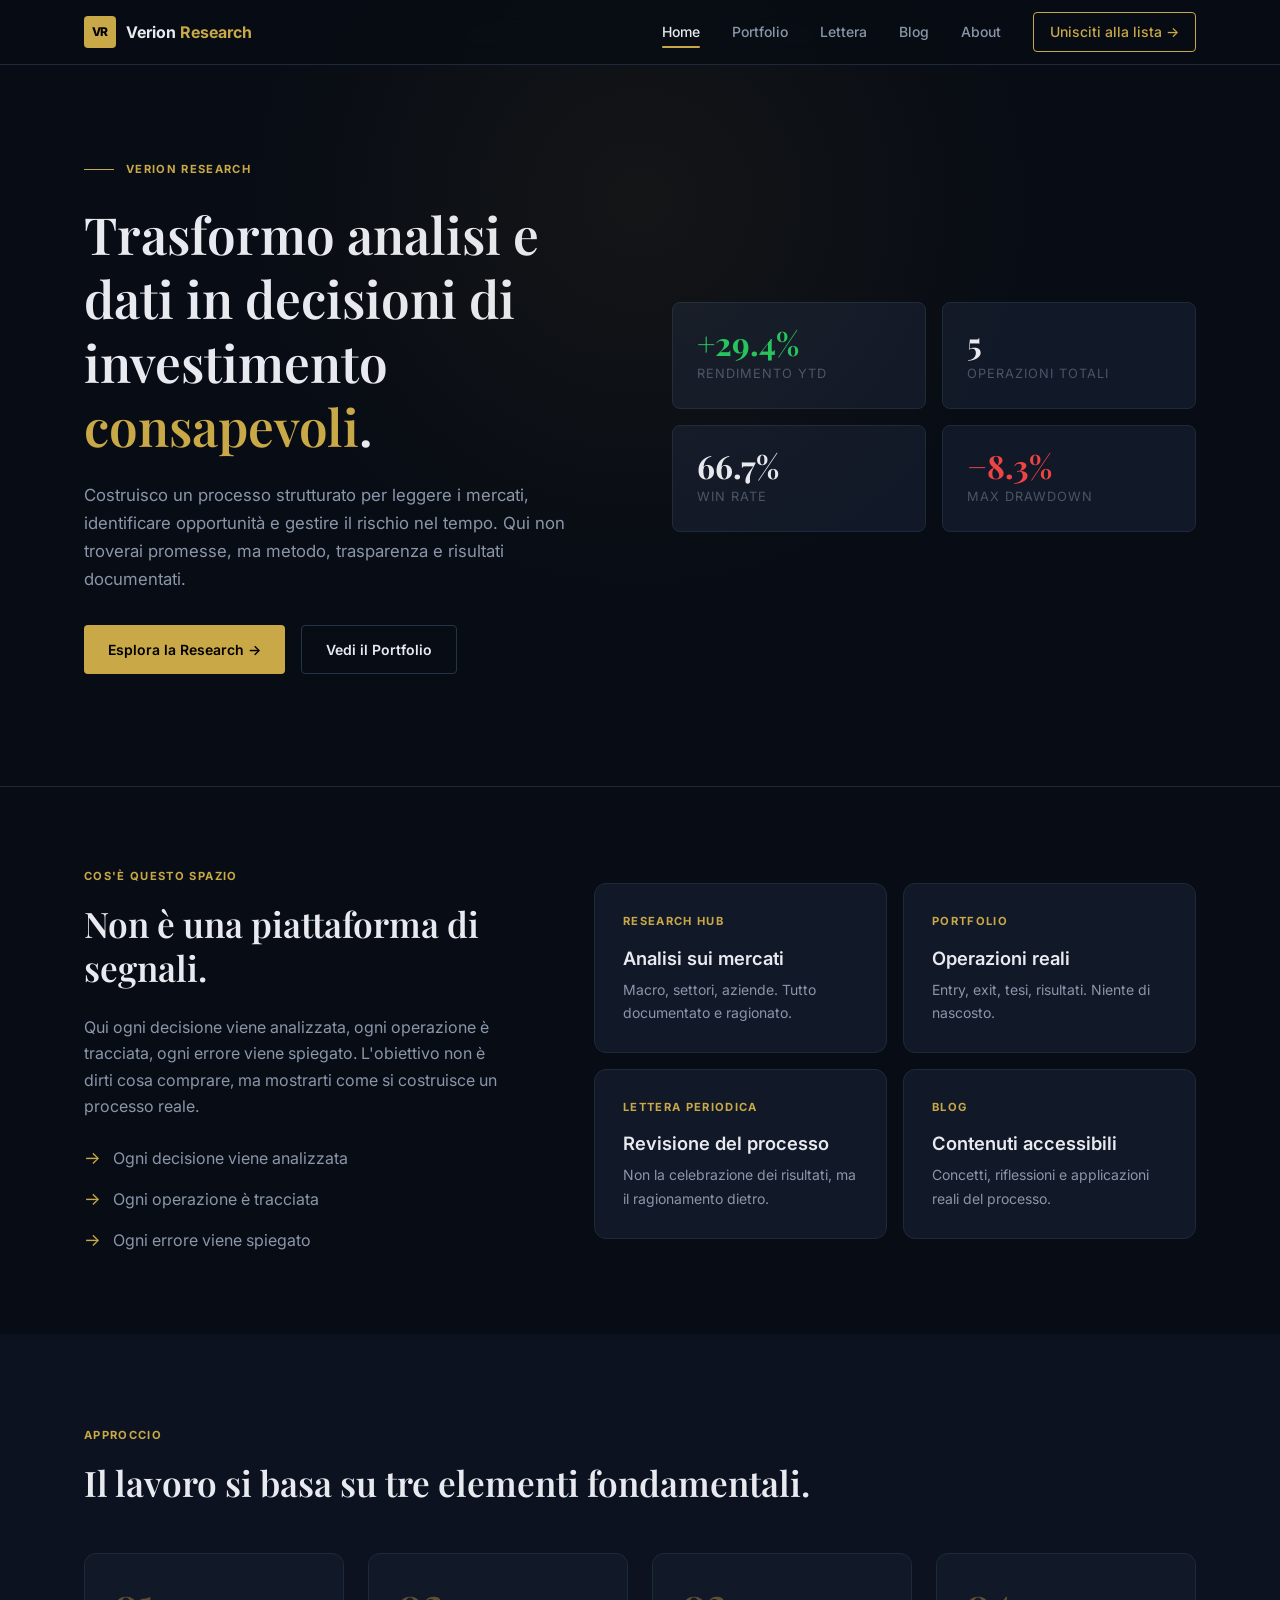
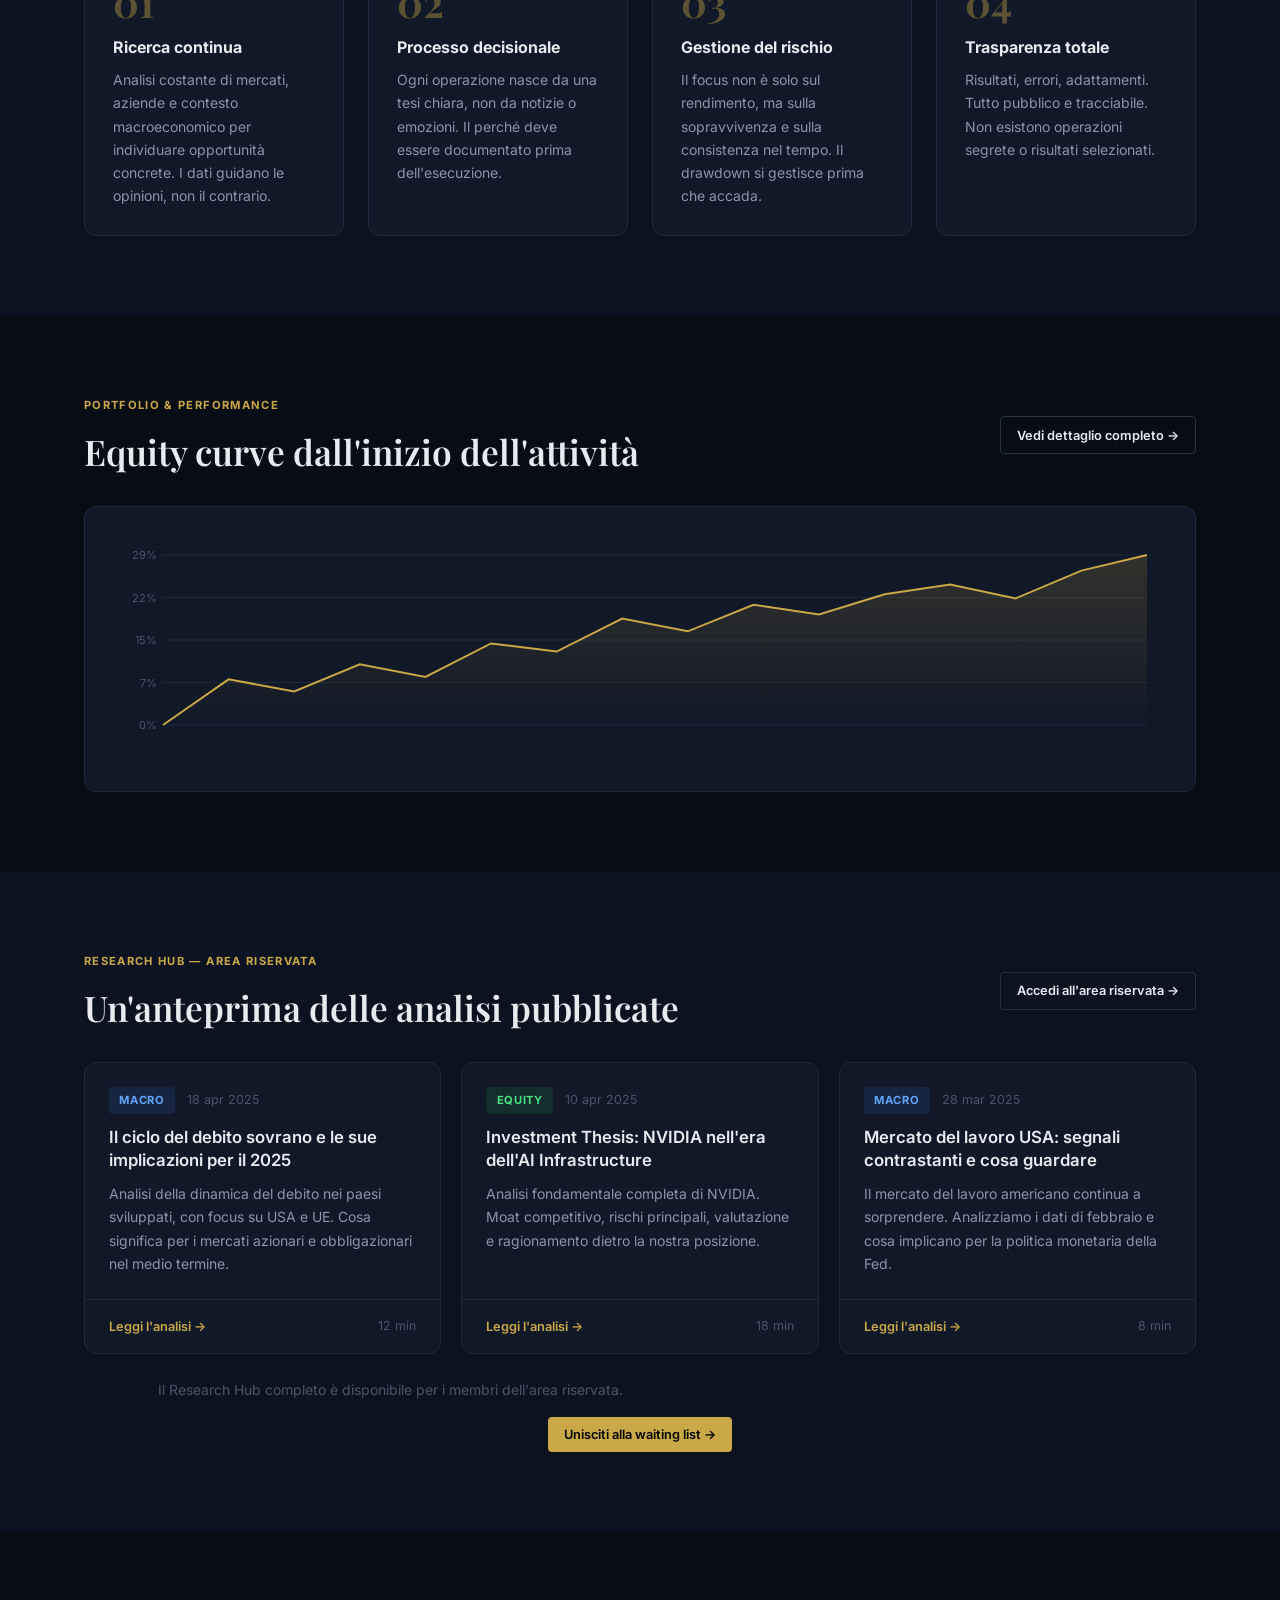
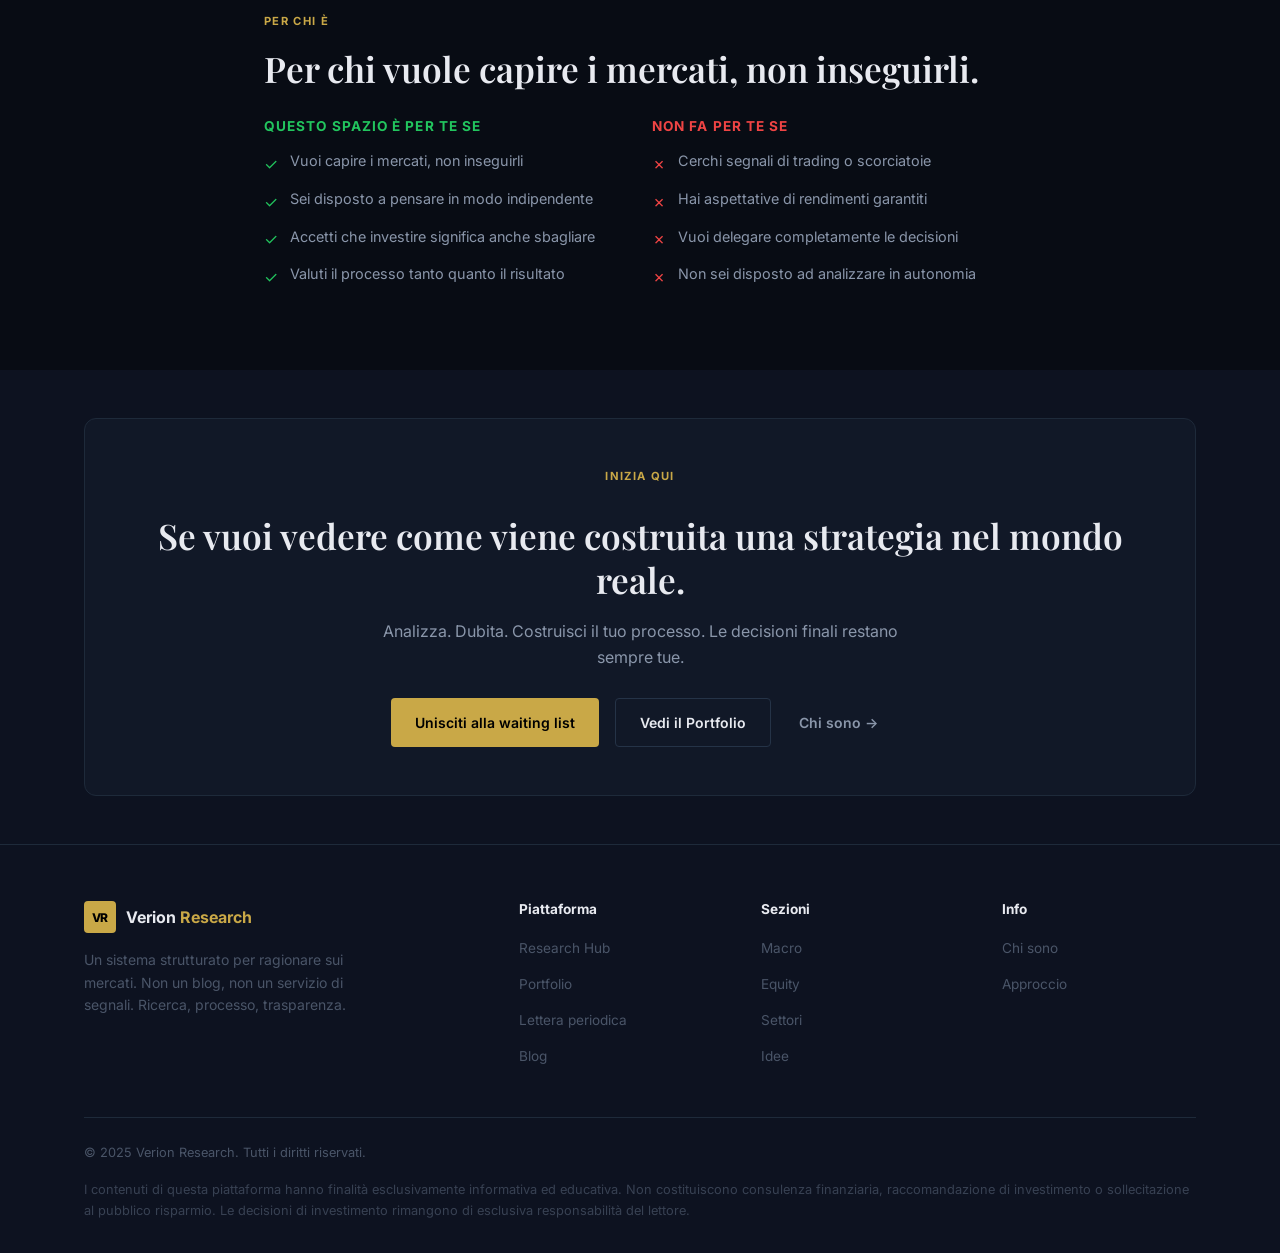
<file: index.html>
<!DOCTYPE html>
<html lang="it">
<head>
  <meta charset="UTF-8">
  <meta name="viewport" content="width=device-width, initial-scale=1.0">
  <title>Verion Research — Analisi, Processo, Trasparenza</title>
  <meta name="description" content="Trasformo analisi e dati in decisioni di investimento consapevoli. Processo strutturato, trasparenza totale, risultati documentati.">
  <link rel="preconnect" href="https://fonts.googleapis.com">
  <link rel="preconnect" href="https://fonts.gstatic.com" crossorigin>
  <link href="https://fonts.googleapis.com/css2?family=Inter:wght@400;500;600;700&family=Playfair+Display:wght@600;700&display=swap" rel="stylesheet">
  <link rel="stylesheet" href="css/style.css">
</head>
<body>

<!-- ══ NAVBAR ══ -->
<nav class="navbar">
  <div class="container navbar__inner">
    <a href="index.html" class="navbar__logo">
      <div class="navbar__logo-mark">VR</div>
      <span class="navbar__brand">Verion <span>Research</span></span>
    </a>
    <div class="navbar__links">
      <a href="index.html">Home</a>
      <a href="portfolio.html">Portfolio</a>
      <a href="newsletter.html">Lettera</a>
      <a href="blog.html">Blog</a>
      <a href="about.html">About</a>
      <a href="waiting-list.html" class="navbar__cta">Unisciti alla lista →</a>
    </div>
    <button class="navbar__toggle" aria-label="Apri menu" aria-expanded="false">
      <span></span><span></span><span></span>
    </button>
  </div>
</nav>

<!-- ══ HERO ══ -->
<section class="hero">
  <div class="container hero__grid">
    <div class="hero__content">
      <div class="hero__eyebrow">
        <span class="label">Verion Research</span>
      </div>
      <h1 class="hero__title">
        Trasformo analisi e dati in decisioni di investimento <em>consapevoli</em>.
      </h1>
      <p class="hero__desc">
        Costruisco un processo strutturato per leggere i mercati, identificare opportunità e gestire il rischio nel tempo.
        Qui non troverai promesse, ma metodo, trasparenza e risultati documentati.
      </p>
      <div class="hero__actions">
        <a href="research.html" class="btn btn--primary">Esplora la Research →</a>
        <a href="portfolio.html" class="btn btn--outline">Vedi il Portfolio</a>
      </div>
    </div>
    <div>
      <div class="hero__stats">
        <div class="hero__stat-card">
          <div class="hero__stat-value positive" id="hs-return">+29.4%</div>
          <div class="hero__stat-label">Rendimento YTD</div>
        </div>
        <div class="hero__stat-card">
          <div class="hero__stat-value" id="hs-ops">5</div>
          <div class="hero__stat-label">Operazioni totali</div>
        </div>
        <div class="hero__stat-card">
          <div class="hero__stat-value" id="hs-wr">66.7%</div>
          <div class="hero__stat-label">Win rate</div>
        </div>
        <div class="hero__stat-card">
          <div class="hero__stat-value negative" id="hs-dd">−8.3%</div>
          <div class="hero__stat-label">Max drawdown</div>
        </div>
      </div>
    </div>
  </div>
</section>

<!-- ══ WHAT YOU FIND ══ -->
<section class="section" style="border-top:1px solid var(--border)">
  <div class="container">
    <div style="display:grid;grid-template-columns:1fr 1.4fr;gap:5rem;align-items:center">
      <div>
        <p class="label mb-2">Cos'è questo spazio</p>
        <h2>Non è una piattaforma di segnali.</h2>
        <p class="mt-3">
          Qui ogni decisione viene analizzata, ogni operazione è tracciata, ogni errore viene spiegato.
          L'obiettivo non è dirti cosa comprare, ma mostrarti come si costruisce un processo reale.
        </p>
        <div class="mt-3" style="display:flex;flex-direction:column;gap:.75rem">
          <div style="display:flex;align-items:center;gap:.75rem">
            <span style="color:var(--accent);font-size:1.1rem">→</span>
            <span style="color:var(--text-secondary)">Ogni decisione viene analizzata</span>
          </div>
          <div style="display:flex;align-items:center;gap:.75rem">
            <span style="color:var(--accent);font-size:1.1rem">→</span>
            <span style="color:var(--text-secondary)">Ogni operazione è tracciata</span>
          </div>
          <div style="display:flex;align-items:center;gap:.75rem">
            <span style="color:var(--accent);font-size:1.1rem">→</span>
            <span style="color:var(--text-secondary)">Ogni errore viene spiegato</span>
          </div>
        </div>
      </div>
      <div class="card-grid card-grid--2" style="gap:1rem">
        <div class="card">
          <div class="label mb-2">Research Hub</div>
          <h3 style="margin-bottom:.5rem">Analisi sui mercati</h3>
          <p style="font-size:.875rem;max-width:100%">Macro, settori, aziende. Tutto documentato e ragionato.</p>
        </div>
        <div class="card">
          <div class="label mb-2">Portfolio</div>
          <h3 style="margin-bottom:.5rem">Operazioni reali</h3>
          <p style="font-size:.875rem;max-width:100%">Entry, exit, tesi, risultati. Niente di nascosto.</p>
        </div>
        <div class="card">
          <div class="label mb-2">Lettera periodica</div>
          <h3 style="margin-bottom:.5rem">Revisione del processo</h3>
          <p style="font-size:.875rem;max-width:100%">Non la celebrazione dei risultati, ma il ragionamento dietro.</p>
        </div>
        <div class="card">
          <div class="label mb-2">Blog</div>
          <h3 style="margin-bottom:.5rem">Contenuti accessibili</h3>
          <p style="font-size:.875rem;max-width:100%">Concetti, riflessioni e applicazioni reali del processo.</p>
        </div>
      </div>
    </div>
  </div>
</section>

<!-- ══ PHILOSOPHY PILLARS ══ -->
<section class="section" style="background:var(--bg-secondary)">
  <div class="container">
    <div class="section-header">
      <p class="label">Approccio</p>
      <h2 class="mt-2">Il lavoro si basa su tre elementi fondamentali.</h2>
    </div>
    <div class="pillars">
      <div class="pillar">
        <div class="pillar__num">01</div>
        <div class="pillar__title">Ricerca continua</div>
        <div class="pillar__desc">Analisi costante di mercati, aziende e contesto macroeconomico per individuare opportunità concrete. I dati guidano le opinioni, non il contrario.</div>
      </div>
      <div class="pillar">
        <div class="pillar__num">02</div>
        <div class="pillar__title">Processo decisionale</div>
        <div class="pillar__desc">Ogni operazione nasce da una tesi chiara, non da notizie o emozioni. Il perché deve essere documentato prima dell'esecuzione.</div>
      </div>
      <div class="pillar">
        <div class="pillar__num">03</div>
        <div class="pillar__title">Gestione del rischio</div>
        <div class="pillar__desc">Il focus non è solo sul rendimento, ma sulla sopravvivenza e sulla consistenza nel tempo. Il drawdown si gestisce prima che accada.</div>
      </div>
      <div class="pillar">
        <div class="pillar__num">04</div>
        <div class="pillar__title">Trasparenza totale</div>
        <div class="pillar__desc">Risultati, errori, adattamenti. Tutto pubblico e tracciabile. Non esistono operazioni segrete o risultati selezionati.</div>
      </div>
    </div>
  </div>
</section>

<!-- ══ EQUITY CURVE PREVIEW ══ -->
<section class="section">
  <div class="container">
    <div style="display:flex;align-items:center;justify-content:space-between;margin-bottom:2rem;flex-wrap:wrap;gap:1rem">
      <div>
        <p class="label">Portfolio &amp; Performance</p>
        <h2 class="mt-2">Equity curve dall'inizio dell'attività</h2>
      </div>
      <a href="portfolio.html" class="btn btn--outline btn--sm">Vedi dettaglio completo →</a>
    </div>
    <div class="chart-container">
      <svg id="equity-curve" class="equity-svg"></svg>
    </div>
  </div>
</section>

<!-- ══ RECENT RESEARCH ══ -->
<section class="section" style="background:var(--bg-secondary)">
  <div class="container">
    <div style="display:flex;align-items:center;justify-content:space-between;margin-bottom:2rem;flex-wrap:wrap;gap:1rem">
      <div>
        <p class="label">Research Hub — Area riservata</p>
        <h2 class="mt-2">Un'anteprima delle analisi pubblicate</h2>
      </div>
      <a href="waiting-list.html" class="btn btn--outline btn--sm">Accedi all'area riservata →</a>
    </div>
    <div class="card-grid card-grid--3" id="home-articles">
      <div class="chart-placeholder" style="height:200px;grid-column:1/-1">Caricamento articoli…</div>
    </div>
    <div style="margin-top:1.5rem;text-align:center">
      <p style="font-size:.875rem;color:var(--text-muted);margin-bottom:1rem">Il Research Hub completo è disponibile per i membri dell'area riservata.</p>
      <a href="waiting-list.html" class="btn btn--primary btn--sm">Unisciti alla waiting list →</a>
    </div>
  </div>
</section>

<!-- ══ FOR WHOM ══ -->
<section class="section">
  <div class="container" style="max-width:800px">
    <p class="label mb-2">Per chi è</p>
    <h2 style="margin-bottom:1.5rem">Per chi vuole capire i mercati, non inseguirli.</h2>
    <div style="display:grid;grid-template-columns:1fr 1fr;gap:1.5rem">
      <div>
        <div style="color:var(--positive);font-weight:700;margin-bottom:.75rem;font-size:.85rem;text-transform:uppercase;letter-spacing:.08em">Questo spazio è per te se</div>
        <div style="display:flex;flex-direction:column;gap:.6rem">
          <div style="display:flex;gap:.75rem;align-items:flex-start">
            <span style="color:var(--positive);margin-top:.1rem">✓</span>
            <span style="color:var(--text-secondary);font-size:.9rem">Vuoi capire i mercati, non inseguirli</span>
          </div>
          <div style="display:flex;gap:.75rem;align-items:flex-start">
            <span style="color:var(--positive);margin-top:.1rem">✓</span>
            <span style="color:var(--text-secondary);font-size:.9rem">Sei disposto a pensare in modo indipendente</span>
          </div>
          <div style="display:flex;gap:.75rem;align-items:flex-start">
            <span style="color:var(--positive);margin-top:.1rem">✓</span>
            <span style="color:var(--text-secondary);font-size:.9rem">Accetti che investire significa anche sbagliare</span>
          </div>
          <div style="display:flex;gap:.75rem;align-items:flex-start">
            <span style="color:var(--positive);margin-top:.1rem">✓</span>
            <span style="color:var(--text-secondary);font-size:.9rem">Valuti il processo tanto quanto il risultato</span>
          </div>
        </div>
      </div>
      <div>
        <div style="color:var(--negative);font-weight:700;margin-bottom:.75rem;font-size:.85rem;text-transform:uppercase;letter-spacing:.08em">Non fa per te se</div>
        <div style="display:flex;flex-direction:column;gap:.6rem">
          <div style="display:flex;gap:.75rem;align-items:flex-start">
            <span style="color:var(--negative);margin-top:.1rem">✗</span>
            <span style="color:var(--text-secondary);font-size:.9rem">Cerchi segnali di trading o scorciatoie</span>
          </div>
          <div style="display:flex;gap:.75rem;align-items:flex-start">
            <span style="color:var(--negative);margin-top:.1rem">✗</span>
            <span style="color:var(--text-secondary);font-size:.9rem">Hai aspettative di rendimenti garantiti</span>
          </div>
          <div style="display:flex;gap:.75rem;align-items:flex-start">
            <span style="color:var(--negative);margin-top:.1rem">✗</span>
            <span style="color:var(--text-secondary);font-size:.9rem">Vuoi delegare completamente le decisioni</span>
          </div>
          <div style="display:flex;gap:.75rem;align-items:flex-start">
            <span style="color:var(--negative);margin-top:.1rem">✗</span>
            <span style="color:var(--text-secondary);font-size:.9rem">Non sei disposto ad analizzare in autonomia</span>
          </div>
        </div>
      </div>
    </div>
  </div>
</section>

<!-- ══ CTA ══ -->
<section class="section--sm" style="background:var(--bg-secondary)">
  <div class="container">
    <div class="cta-banner">
      <p class="label mb-2">Inizia qui</p>
      <h2>Se vuoi vedere come viene costruita una strategia nel mondo reale.</h2>
      <p>Analizza. Dubita. Costruisci il tuo processo. Le decisioni finali restano sempre tue.</p>
      <div class="cta-banner__actions">
        <a href="waiting-list.html" class="btn btn--primary">Unisciti alla waiting list</a>
        <a href="portfolio.html" class="btn btn--outline">Vedi il Portfolio</a>
        <a href="about.html" class="btn btn--ghost">Chi sono →</a>
      </div>
    </div>
  </div>
</section>

<!-- ══ FOOTER ══ -->
<footer class="footer">
  <div class="container">
    <div class="footer__grid">
      <div class="footer__brand">
        <div class="footer__logo">
          <div class="navbar__logo-mark">VR</div>
          <span class="navbar__brand">Verion <span>Research</span></span>
        </div>
        <p class="footer__tagline">
          Un sistema strutturato per ragionare sui mercati. Non un blog, non un servizio di segnali. Ricerca, processo, trasparenza.
        </p>
      </div>
      <div class="footer__col">
        <h4>Piattaforma</h4>
        <ul>
          <li><a href="research.html">Research Hub</a></li>
          <li><a href="portfolio.html">Portfolio</a></li>
          <li><a href="newsletter.html">Lettera periodica</a></li>
          <li><a href="blog.html">Blog</a></li>
        </ul>
      </div>
      <div class="footer__col">
        <h4>Sezioni</h4>
        <ul>
          <li><a href="research.html#macro">Macro</a></li>
          <li><a href="research.html#equity">Equity</a></li>
          <li><a href="research.html#sector">Settori</a></li>
          <li><a href="research.html#idea">Idee</a></li>
        </ul>
      </div>
      <div class="footer__col">
        <h4>Info</h4>
        <ul>
          <li><a href="about.html">Chi sono</a></li>
          <li><a href="about.html#approccio">Approccio</a></li>
        </ul>
      </div>
    </div>
    <div class="footer__bottom">
      <p>© 2025 Verion Research. Tutti i diritti riservati.</p>
      <p class="footer__disclaimer">
        I contenuti di questa piattaforma hanno finalità esclusivamente informativa ed educativa. Non costituiscono consulenza finanziaria, raccomandazione di investimento o sollecitazione al pubblico risparmio. Le decisioni di investimento rimangono di esclusiva responsabilità del lettore.
      </p>
    </div>
  </div>
</footer>

<script src="js/components.js"></script>
<script src="js/main.js"></script>
</body>
</html>
</file>
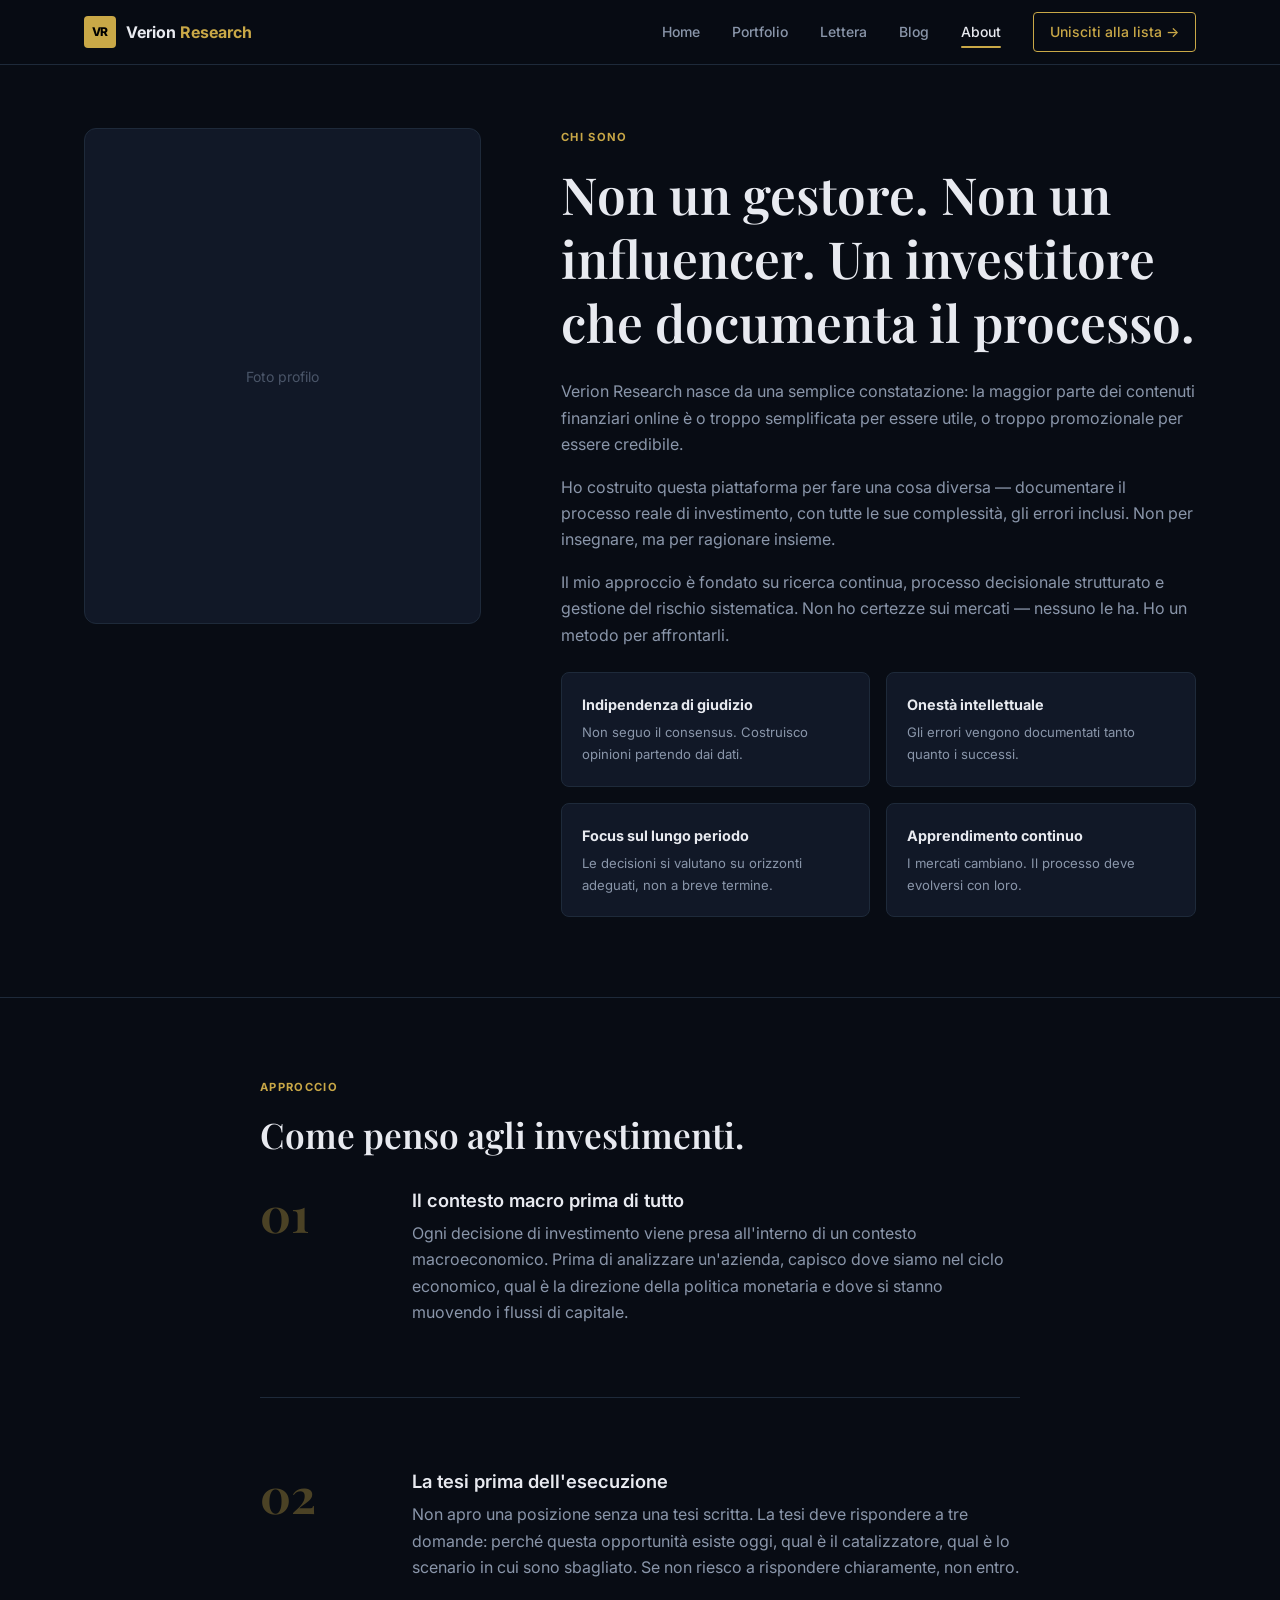
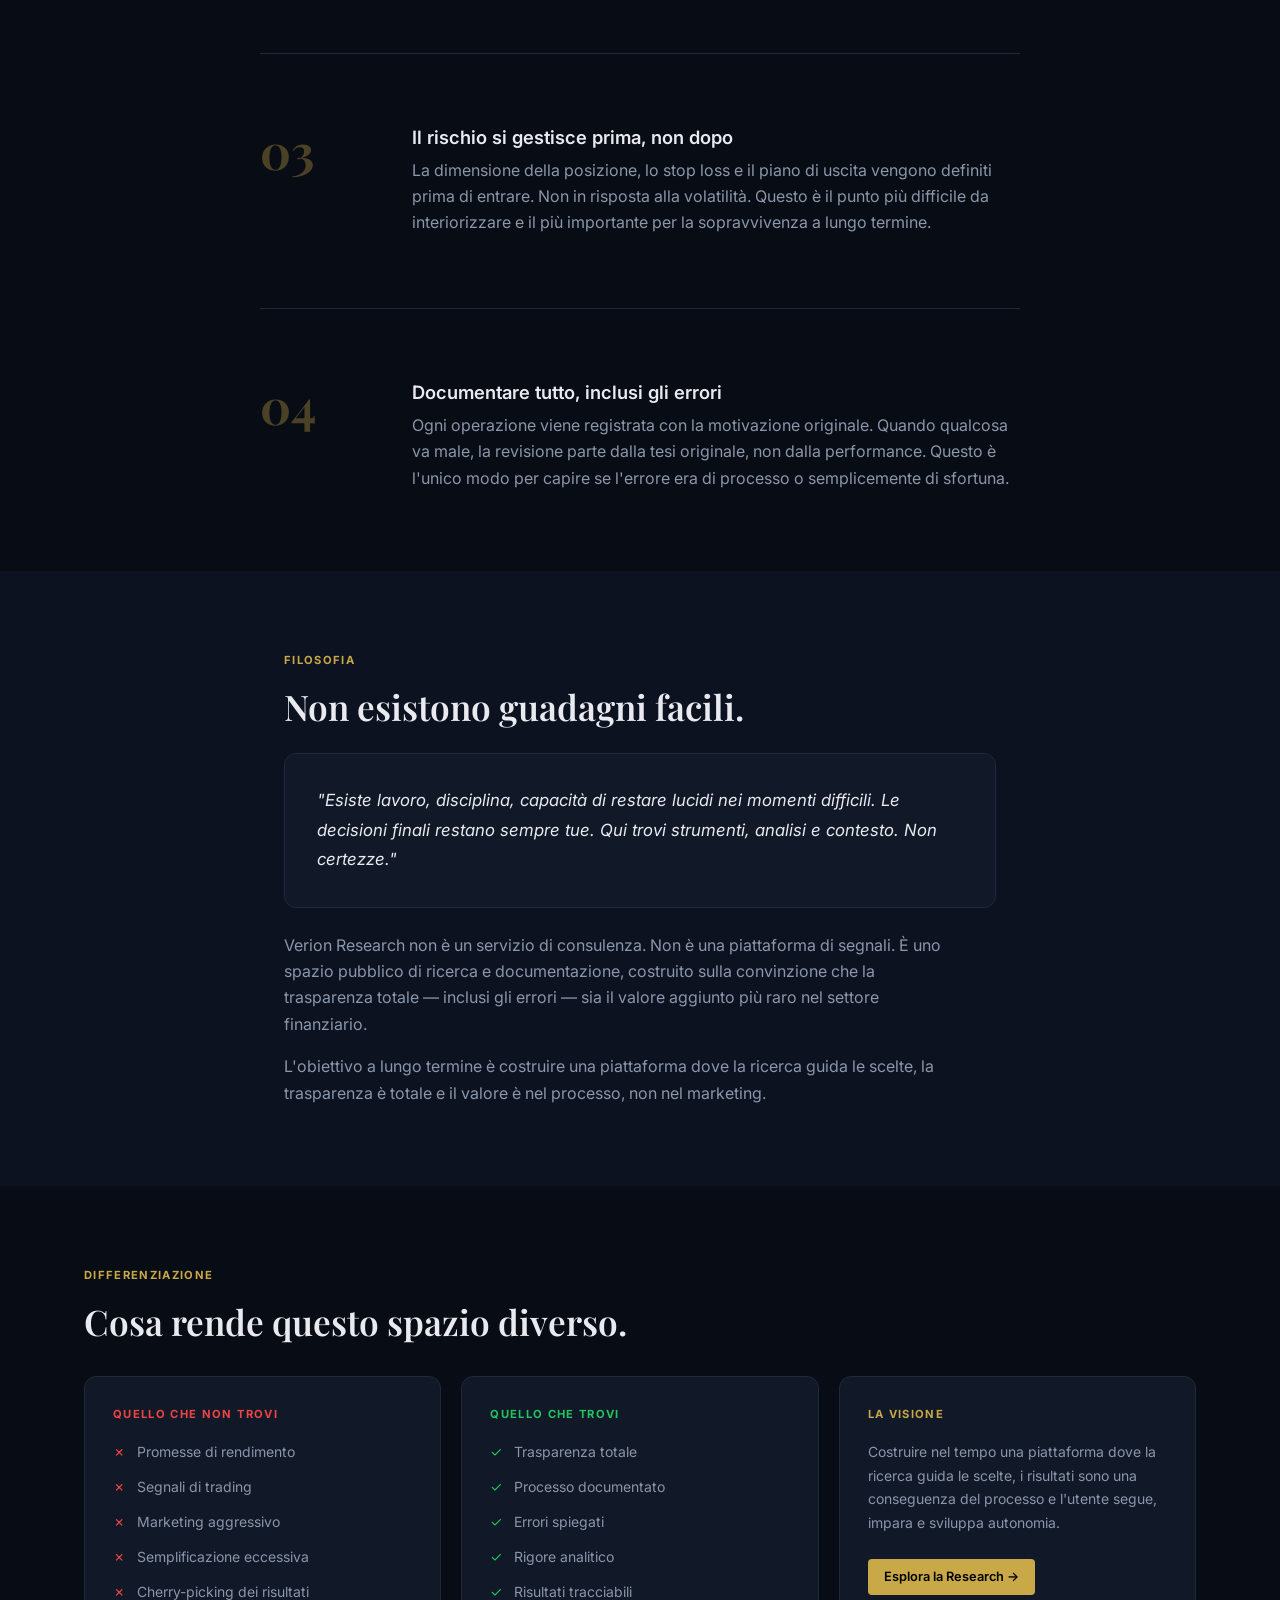
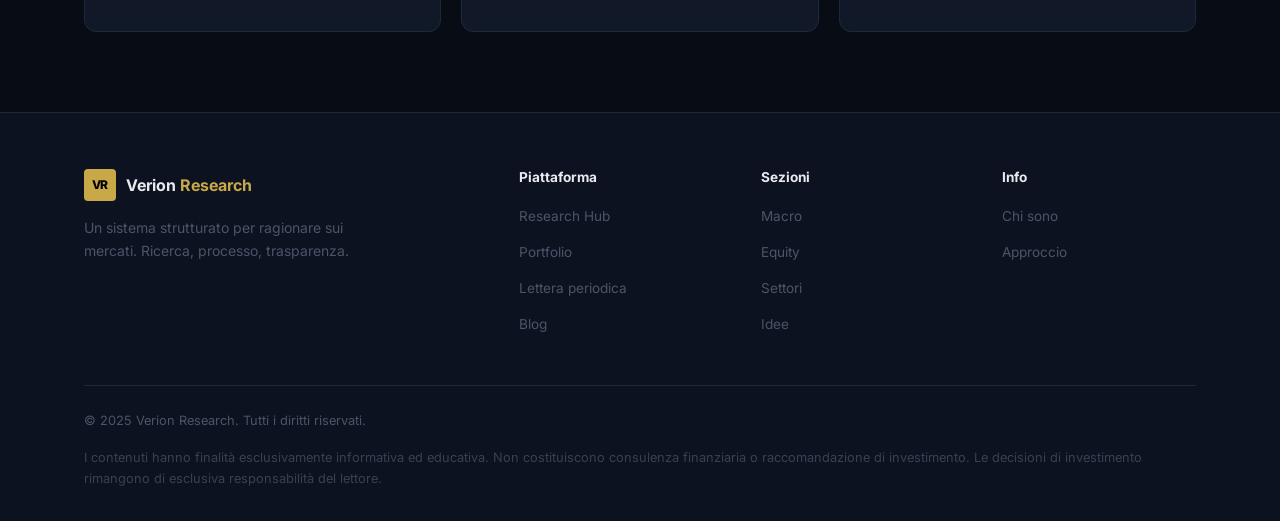
<file: about.html>
<!DOCTYPE html>
<html lang="it">
<head>
  <meta charset="UTF-8">
  <meta name="viewport" content="width=device-width, initial-scale=1.0">
  <title>About — Verion Research</title>
  <meta name="description" content="Chi è dietro Verion Research. Percorso, approccio agli investimenti e differenziazione rispetto al retail medio.">
  <link rel="preconnect" href="https://fonts.googleapis.com">
  <link rel="preconnect" href="https://fonts.gstatic.com" crossorigin>
  <link href="https://fonts.googleapis.com/css2?family=Inter:wght@400;500;600;700&family=Playfair+Display:wght@600;700&display=swap" rel="stylesheet">
  <link rel="stylesheet" href="css/style.css">
</head>
<body>

<nav class="navbar">
  <div class="container navbar__inner">
    <a href="index.html" class="navbar__logo">
      <div class="navbar__logo-mark">VR</div>
      <span class="navbar__brand">Verion <span>Research</span></span>
    </a>
    <div class="navbar__links">
      <a href="index.html">Home</a>
      <a href="portfolio.html">Portfolio</a>
      <a href="newsletter.html">Lettera</a>
      <a href="blog.html">Blog</a>
      <a href="about.html">About</a>
      <a href="waiting-list.html" class="navbar__cta">Unisciti alla lista →</a>
    </div>
    <button class="navbar__toggle" aria-label="Apri menu" aria-expanded="false">
      <span></span><span></span><span></span>
    </button>
  </div>
</nav>

<!-- ══ ABOUT HERO ══ -->
<div class="about-hero">
  <div class="container">
    <div class="about-grid">

      <div>
        <div class="about-avatar">
          <span style="font-size:.875rem;color:var(--text-muted)">Foto profilo</span>
        </div>
      </div>

      <div class="about-content">
        <p class="label mb-2">Chi sono</p>
        <h1 style="margin-bottom:1.5rem">Non un gestore. Non un influencer. Un investitore che documenta il processo.</h1>

        <p>
          Verion Research nasce da una semplice constatazione: la maggior parte dei contenuti finanziari online è o troppo semplificata per essere utile, o troppo promozionale per essere credibile.
        </p>
        <p class="mt-2">
          Ho costruito questa piattaforma per fare una cosa diversa — documentare il processo reale di investimento, con tutte le sue complessità, gli errori inclusi. Non per insegnare, ma per ragionare insieme.
        </p>
        <p class="mt-2">
          Il mio approccio è fondato su ricerca continua, processo decisionale strutturato e gestione del rischio sistematica. Non ho certezze sui mercati — nessuno le ha. Ho un metodo per affrontarli.
        </p>

        <div class="about-values mt-3">
          <div class="about-value">
            <div class="about-value__title">Indipendenza di giudizio</div>
            <div class="about-value__desc">Non seguo il consensus. Costruisco opinioni partendo dai dati.</div>
          </div>
          <div class="about-value">
            <div class="about-value__title">Onestà intellettuale</div>
            <div class="about-value__desc">Gli errori vengono documentati tanto quanto i successi.</div>
          </div>
          <div class="about-value">
            <div class="about-value__title">Focus sul lungo periodo</div>
            <div class="about-value__desc">Le decisioni si valutano su orizzonti adeguati, non a breve termine.</div>
          </div>
          <div class="about-value">
            <div class="about-value__title">Apprendimento continuo</div>
            <div class="about-value__desc">I mercati cambiano. Il processo deve evolversi con loro.</div>
          </div>
        </div>
      </div>

    </div>
  </div>
</div>

<!-- ══ APPROACH ══ -->
<section class="section" id="approccio" style="border-top:1px solid var(--border)">
  <div class="container">
    <div style="max-width:760px;margin:0 auto">
      <p class="label mb-2">Approccio</p>
      <h2 style="margin-bottom:2rem">Come penso agli investimenti.</h2>

      <div style="display:flex;flex-direction:column;gap:2.5rem">

        <div style="display:grid;grid-template-columns:120px 1fr;gap:2rem;align-items:start">
          <div style="font-family:var(--font-serif);font-size:3rem;font-weight:700;color:var(--accent);opacity:.35;line-height:1">01</div>
          <div>
            <h3 style="margin-bottom:.5rem">Il contesto macro prima di tutto</h3>
            <p>Ogni decisione di investimento viene presa all'interno di un contesto macroeconomico. Prima di analizzare un'azienda, capisco dove siamo nel ciclo economico, qual è la direzione della politica monetaria e dove si stanno muovendo i flussi di capitale.</p>
          </div>
        </div>

        <hr class="divider">

        <div style="display:grid;grid-template-columns:120px 1fr;gap:2rem;align-items:start">
          <div style="font-family:var(--font-serif);font-size:3rem;font-weight:700;color:var(--accent);opacity:.35;line-height:1">02</div>
          <div>
            <h3 style="margin-bottom:.5rem">La tesi prima dell'esecuzione</h3>
            <p>Non apro una posizione senza una tesi scritta. La tesi deve rispondere a tre domande: perché questa opportunità esiste oggi, qual è il catalizzatore, qual è lo scenario in cui sono sbagliato. Se non riesco a rispondere chiaramente, non entro.</p>
          </div>
        </div>

        <hr class="divider">

        <div style="display:grid;grid-template-columns:120px 1fr;gap:2rem;align-items:start">
          <div style="font-family:var(--font-serif);font-size:3rem;font-weight:700;color:var(--accent);opacity:.35;line-height:1">03</div>
          <div>
            <h3 style="margin-bottom:.5rem">Il rischio si gestisce prima, non dopo</h3>
            <p>La dimensione della posizione, lo stop loss e il piano di uscita vengono definiti prima di entrare. Non in risposta alla volatilità. Questo è il punto più difficile da interiorizzare e il più importante per la sopravvivenza a lungo termine.</p>
          </div>
        </div>

        <hr class="divider">

        <div style="display:grid;grid-template-columns:120px 1fr;gap:2rem;align-items:start">
          <div style="font-family:var(--font-serif);font-size:3rem;font-weight:700;color:var(--accent);opacity:.35;line-height:1">04</div>
          <div>
            <h3 style="margin-bottom:.5rem">Documentare tutto, inclusi gli errori</h3>
            <p>Ogni operazione viene registrata con la motivazione originale. Quando qualcosa va male, la revisione parte dalla tesi originale, non dalla performance. Questo è l'unico modo per capire se l'errore era di processo o semplicemente di sfortuna.</p>
          </div>
        </div>

      </div>
    </div>
  </div>
</section>

<!-- ══ PHILOSOPHY ══ -->
<section class="section" style="background:var(--bg-secondary)">
  <div class="container" style="max-width:760px;margin:0 auto">
    <p class="label mb-2">Filosofia</p>
    <h2 style="margin-bottom:1.5rem">Non esistono guadagni facili.</h2>

    <div style="background:var(--bg-card);border:1px solid var(--border);border-radius:var(--radius-lg);padding:2rem;margin-bottom:1.5rem">
      <p style="font-size:1.05rem;line-height:1.75;font-style:italic;color:var(--text-primary);max-width:100%">
        "Esiste lavoro, disciplina, capacità di restare lucidi nei momenti difficili. Le decisioni finali restano sempre tue. Qui trovi strumenti, analisi e contesto. Non certezze."
      </p>
    </div>

    <p>
      Verion Research non è un servizio di consulenza. Non è una piattaforma di segnali. È uno spazio pubblico di ricerca e documentazione, costruito sulla convinzione che la trasparenza totale — inclusi gli errori — sia il valore aggiunto più raro nel settore finanziario.
    </p>
    <p class="mt-2">
      L'obiettivo a lungo termine è costruire una piattaforma dove la ricerca guida le scelte, la trasparenza è totale e il valore è nel processo, non nel marketing.
    </p>
  </div>
</section>

<!-- ══ DIFFERENTIATION ══ -->
<section class="section">
  <div class="container">
    <p class="label mb-2">Differenziazione</p>
    <h2 style="margin-bottom:2rem">Cosa rende questo spazio diverso.</h2>
    <div class="card-grid card-grid--3">
      <div class="card">
        <div class="label mb-2" style="color:var(--negative)">Quello che non trovi</div>
        <div style="display:flex;flex-direction:column;gap:.75rem;margin-top:.5rem">
          <div style="display:flex;gap:.75rem;align-items:flex-start;font-size:.875rem;color:var(--text-secondary)">
            <span style="color:var(--negative);flex-shrink:0">✗</span> Promesse di rendimento
          </div>
          <div style="display:flex;gap:.75rem;align-items:flex-start;font-size:.875rem;color:var(--text-secondary)">
            <span style="color:var(--negative);flex-shrink:0">✗</span> Segnali di trading
          </div>
          <div style="display:flex;gap:.75rem;align-items:flex-start;font-size:.875rem;color:var(--text-secondary)">
            <span style="color:var(--negative);flex-shrink:0">✗</span> Marketing aggressivo
          </div>
          <div style="display:flex;gap:.75rem;align-items:flex-start;font-size:.875rem;color:var(--text-secondary)">
            <span style="color:var(--negative);flex-shrink:0">✗</span> Semplificazione eccessiva
          </div>
          <div style="display:flex;gap:.75rem;align-items:flex-start;font-size:.875rem;color:var(--text-secondary)">
            <span style="color:var(--negative);flex-shrink:0">✗</span> Cherry-picking dei risultati
          </div>
        </div>
      </div>
      <div class="card">
        <div class="label mb-2" style="color:var(--positive)">Quello che trovi</div>
        <div style="display:flex;flex-direction:column;gap:.75rem;margin-top:.5rem">
          <div style="display:flex;gap:.75rem;align-items:flex-start;font-size:.875rem;color:var(--text-secondary)">
            <span style="color:var(--positive);flex-shrink:0">✓</span> Trasparenza totale
          </div>
          <div style="display:flex;gap:.75rem;align-items:flex-start;font-size:.875rem;color:var(--text-secondary)">
            <span style="color:var(--positive);flex-shrink:0">✓</span> Processo documentato
          </div>
          <div style="display:flex;gap:.75rem;align-items:flex-start;font-size:.875rem;color:var(--text-secondary)">
            <span style="color:var(--positive);flex-shrink:0">✓</span> Errori spiegati
          </div>
          <div style="display:flex;gap:.75rem;align-items:flex-start;font-size:.875rem;color:var(--text-secondary)">
            <span style="color:var(--positive);flex-shrink:0">✓</span> Rigore analitico
          </div>
          <div style="display:flex;gap:.75rem;align-items:flex-start;font-size:.875rem;color:var(--text-secondary)">
            <span style="color:var(--positive);flex-shrink:0">✓</span> Risultati tracciabili
          </div>
        </div>
      </div>
      <div class="card">
        <div class="label mb-2">La visione</div>
        <p style="font-size:.875rem;max-width:100%;line-height:1.7">
          Costruire nel tempo una piattaforma dove la ricerca guida le scelte, i risultati sono una conseguenza del processo e l'utente segue, impara e sviluppa autonomia.
        </p>
        <div class="mt-3">
          <a href="research.html" class="btn btn--primary btn--sm">Esplora la Research →</a>
        </div>
      </div>
    </div>
  </div>
</section>

<!-- ══ FOOTER ══ -->
<footer class="footer">
  <div class="container">
    <div class="footer__grid">
      <div class="footer__brand">
        <div class="footer__logo">
          <div class="navbar__logo-mark">VR</div>
          <span class="navbar__brand">Verion <span>Research</span></span>
        </div>
        <p class="footer__tagline">Un sistema strutturato per ragionare sui mercati. Ricerca, processo, trasparenza.</p>
      </div>
      <div class="footer__col">
        <h4>Piattaforma</h4>
        <ul>
          <li><a href="research.html">Research Hub</a></li>
          <li><a href="portfolio.html">Portfolio</a></li>
          <li><a href="newsletter.html">Lettera periodica</a></li>
          <li><a href="blog.html">Blog</a></li>
        </ul>
      </div>
      <div class="footer__col">
        <h4>Sezioni</h4>
        <ul>
          <li><a href="research.html">Macro</a></li>
          <li><a href="research.html">Equity</a></li>
          <li><a href="research.html">Settori</a></li>
          <li><a href="research.html">Idee</a></li>
        </ul>
      </div>
      <div class="footer__col">
        <h4>Info</h4>
        <ul>
          <li><a href="about.html">Chi sono</a></li>
          <li><a href="about.html#approccio">Approccio</a></li>
        </ul>
      </div>
    </div>
    <div class="footer__bottom">
      <p>© 2025 Verion Research. Tutti i diritti riservati.</p>
      <p class="footer__disclaimer">I contenuti hanno finalità esclusivamente informativa ed educativa. Non costituiscono consulenza finanziaria o raccomandazione di investimento. Le decisioni di investimento rimangono di esclusiva responsabilità del lettore.</p>
    </div>
  </div>
</footer>

<script src="js/components.js"></script>
</body>
</html>
</file>
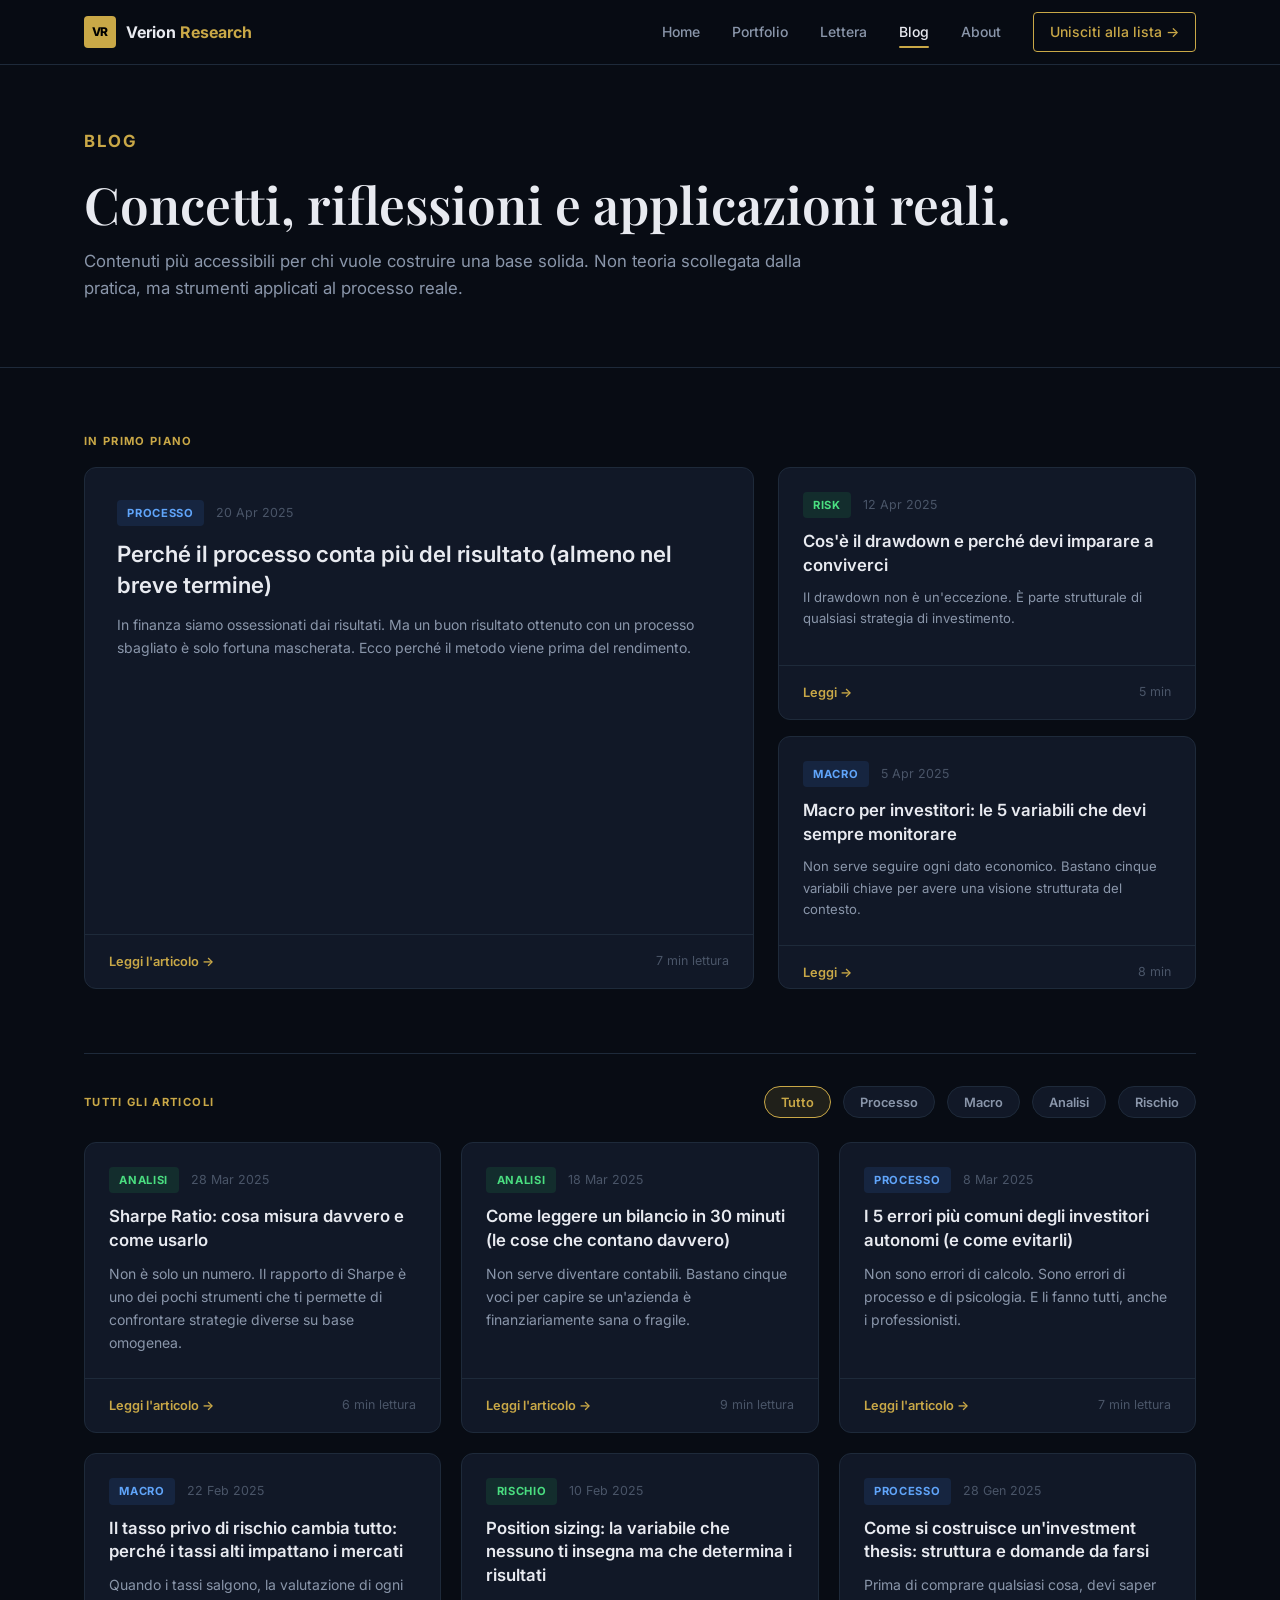
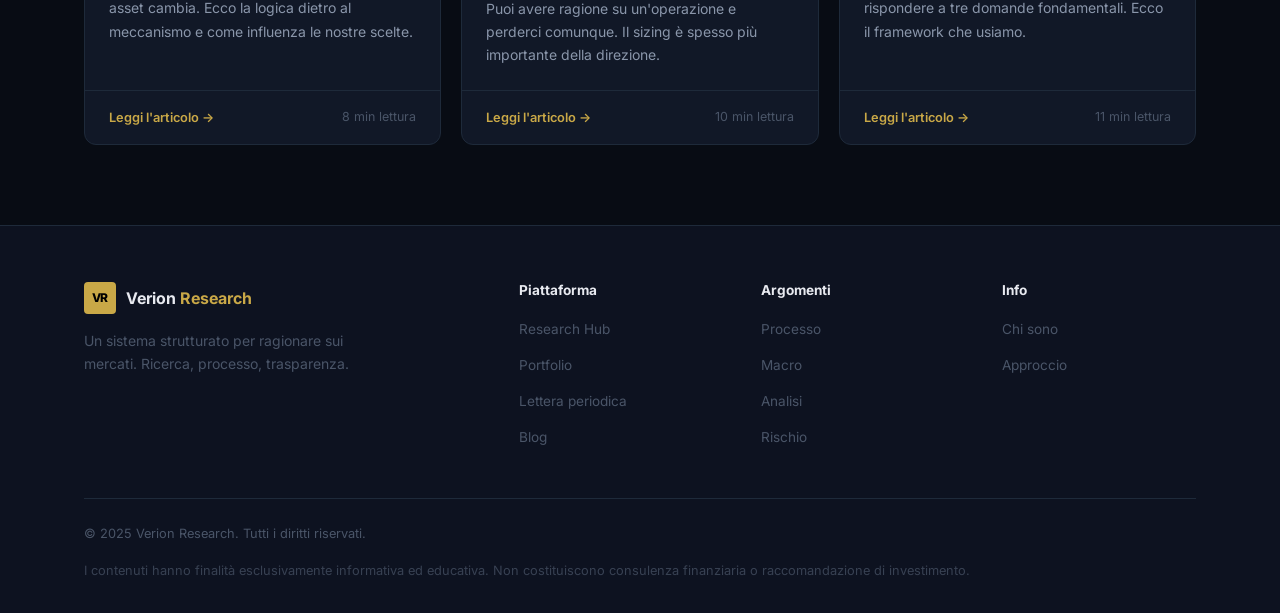
<file: blog.html>
<!DOCTYPE html>
<html lang="it">
<head>
  <meta charset="UTF-8">
  <meta name="viewport" content="width=device-width, initial-scale=1.0">
  <title>Blog — Verion Research</title>
  <meta name="description" content="Contenuti accessibili su concetti finanziari, riflessioni sui mercati e applicazioni reali del processo di investimento.">
  <link rel="preconnect" href="https://fonts.googleapis.com">
  <link rel="preconnect" href="https://fonts.gstatic.com" crossorigin>
  <link href="https://fonts.googleapis.com/css2?family=Inter:wght@400;500;600;700&family=Playfair+Display:wght@600;700&display=swap" rel="stylesheet">
  <link rel="stylesheet" href="css/style.css">
</head>
<body>

<nav class="navbar">
  <div class="container navbar__inner">
    <a href="index.html" class="navbar__logo">
      <div class="navbar__logo-mark">VR</div>
      <span class="navbar__brand">Verion <span>Research</span></span>
    </a>
    <div class="navbar__links">
      <a href="index.html">Home</a>
      <a href="portfolio.html">Portfolio</a>
      <a href="newsletter.html">Lettera</a>
      <a href="blog.html">Blog</a>
      <a href="about.html">About</a>
      <a href="waiting-list.html" class="navbar__cta">Unisciti alla lista →</a>
    </div>
    <button class="navbar__toggle" aria-label="Apri menu" aria-expanded="false">
      <span></span><span></span><span></span>
    </button>
  </div>
</nav>

<!-- ══ PAGE HERO ══ -->
<div class="page-hero">
  <div class="container">
    <p class="label mb-2">Blog</p>
    <h1>Concetti, riflessioni e applicazioni reali.</h1>
    <p>Contenuti più accessibili per chi vuole costruire una base solida. Non teoria scollegata dalla pratica, ma strumenti applicati al processo reale.</p>
  </div>
</div>

<div class="container">

  <!-- ══ FEATURED POST ══ -->
  <div style="margin-bottom:4rem">
    <p class="label mb-2">In primo piano</p>
    <div style="display:grid;grid-template-columns:1.6fr 1fr;gap:1.5rem">

      <a href="#perche-il-processo-conta" class="article-card" style="text-decoration:none">
        <div class="article-card__body" style="padding:2rem">
          <div class="article-card__meta">
            <span class="tag tag--macro">Processo</span>
            <span class="article-card__date">20 Apr 2025</span>
          </div>
          <div class="article-card__title" style="font-size:1.4rem;margin-bottom:.75rem">Perché il processo conta più del risultato (almeno nel breve termine)</div>
          <div class="article-card__excerpt">
            In finanza siamo ossessionati dai risultati. Ma un buon risultato ottenuto con un processo sbagliato è solo fortuna mascherata. Ecco perché il metodo viene prima del rendimento.
          </div>
        </div>
        <div class="article-card__footer">
          <span class="article-card__read">Leggi l'articolo →</span>
          <span class="text-muted" style="font-size:.78rem">7 min lettura</span>
        </div>
      </a>

      <div style="display:flex;flex-direction:column;gap:1rem">
        <a href="#cosa-e-il-drawdown" class="article-card" style="text-decoration:none;flex:1">
          <div class="article-card__body">
            <div class="article-card__meta">
              <span class="tag tag--equity">Risk</span>
              <span class="article-card__date">12 Apr 2025</span>
            </div>
            <div class="article-card__title">Cos'è il drawdown e perché devi imparare a conviverci</div>
            <div class="article-card__excerpt" style="font-size:.82rem">Il drawdown non è un'eccezione. È parte strutturale di qualsiasi strategia di investimento.</div>
          </div>
          <div class="article-card__footer">
            <span class="article-card__read">Leggi →</span>
            <span class="text-muted" style="font-size:.78rem">5 min</span>
          </div>
        </a>
        <a href="#macro-per-investitori" class="article-card" style="text-decoration:none;flex:1">
          <div class="article-card__body">
            <div class="article-card__meta">
              <span class="tag tag--macro">Macro</span>
              <span class="article-card__date">5 Apr 2025</span>
            </div>
            <div class="article-card__title">Macro per investitori: le 5 variabili che devi sempre monitorare</div>
            <div class="article-card__excerpt" style="font-size:.82rem">Non serve seguire ogni dato economico. Bastano cinque variabili chiave per avere una visione strutturata del contesto.</div>
          </div>
          <div class="article-card__footer">
            <span class="article-card__read">Leggi →</span>
            <span class="text-muted" style="font-size:.78rem">8 min</span>
          </div>
        </a>
      </div>

    </div>
  </div>

  <hr class="divider">

  <!-- ══ ALL POSTS ══ -->
  <div style="margin-bottom:5rem">
    <div style="display:flex;align-items:center;justify-content:space-between;margin-bottom:1.5rem;flex-wrap:wrap;gap:1rem">
      <p class="label">Tutti gli articoli</p>
      <div class="filter-bar" style="margin-bottom:0">
        <button class="filter-btn active" data-cat="all">Tutto</button>
        <button class="filter-btn" data-cat="processo">Processo</button>
        <button class="filter-btn" data-cat="macro">Macro</button>
        <button class="filter-btn" data-cat="analisi">Analisi</button>
        <button class="filter-btn" data-cat="rischio">Rischio</button>
      </div>
    </div>

    <div class="card-grid card-grid--3">

      <a href="#sharpe-ratio-spiegato" class="article-card" style="text-decoration:none">
        <div class="article-card__body">
          <div class="article-card__meta">
            <span class="tag tag--equity">Analisi</span>
            <span class="article-card__date">28 Mar 2025</span>
          </div>
          <div class="article-card__title">Sharpe Ratio: cosa misura davvero e come usarlo</div>
          <div class="article-card__excerpt">Non è solo un numero. Il rapporto di Sharpe è uno dei pochi strumenti che ti permette di confrontare strategie diverse su base omogenea.</div>
        </div>
        <div class="article-card__footer">
          <span class="article-card__read">Leggi l'articolo →</span>
          <span class="text-muted" style="font-size:.78rem">6 min lettura</span>
        </div>
      </a>

      <a href="#come-analizzare-bilancio" class="article-card" style="text-decoration:none">
        <div class="article-card__body">
          <div class="article-card__meta">
            <span class="tag tag--equity">Analisi</span>
            <span class="article-card__date">18 Mar 2025</span>
          </div>
          <div class="article-card__title">Come leggere un bilancio in 30 minuti (le cose che contano davvero)</div>
          <div class="article-card__excerpt">Non serve diventare contabili. Bastano cinque voci per capire se un'azienda è finanziariamente sana o fragile.</div>
        </div>
        <div class="article-card__footer">
          <span class="article-card__read">Leggi l'articolo →</span>
          <span class="text-muted" style="font-size:.78rem">9 min lettura</span>
        </div>
      </a>

      <a href="#errori-investitori-principianti" class="article-card" style="text-decoration:none">
        <div class="article-card__body">
          <div class="article-card__meta">
            <span class="tag tag--macro">Processo</span>
            <span class="article-card__date">8 Mar 2025</span>
          </div>
          <div class="article-card__title">I 5 errori più comuni degli investitori autonomi (e come evitarli)</div>
          <div class="article-card__excerpt">Non sono errori di calcolo. Sono errori di processo e di psicologia. E li fanno tutti, anche i professionisti.</div>
        </div>
        <div class="article-card__footer">
          <span class="article-card__read">Leggi l'articolo →</span>
          <span class="text-muted" style="font-size:.78rem">7 min lettura</span>
        </div>
      </a>

      <a href="#tasso-privo-rischio" class="article-card" style="text-decoration:none">
        <div class="article-card__body">
          <div class="article-card__meta">
            <span class="tag tag--macro">Macro</span>
            <span class="article-card__date">22 Feb 2025</span>
          </div>
          <div class="article-card__title">Il tasso privo di rischio cambia tutto: perché i tassi alti impattano i mercati</div>
          <div class="article-card__excerpt">Quando i tassi salgono, la valutazione di ogni asset cambia. Ecco la logica dietro al meccanismo e come influenza le nostre scelte.</div>
        </div>
        <div class="article-card__footer">
          <span class="article-card__read">Leggi l'articolo →</span>
          <span class="text-muted" style="font-size:.78rem">8 min lettura</span>
        </div>
      </a>

      <a href="#position-sizing" class="article-card" style="text-decoration:none">
        <div class="article-card__body">
          <div class="article-card__meta">
            <span class="tag tag--equity">Rischio</span>
            <span class="article-card__date">10 Feb 2025</span>
          </div>
          <div class="article-card__title">Position sizing: la variabile che nessuno ti insegna ma che determina i risultati</div>
          <div class="article-card__excerpt">Puoi avere ragione su un'operazione e perderci comunque. Il sizing è spesso più importante della direzione.</div>
        </div>
        <div class="article-card__footer">
          <span class="article-card__read">Leggi l'articolo →</span>
          <span class="text-muted" style="font-size:.78rem">10 min lettura</span>
        </div>
      </a>

      <a href="#investment-thesis" class="article-card" style="text-decoration:none">
        <div class="article-card__body">
          <div class="article-card__meta">
            <span class="tag tag--macro">Processo</span>
            <span class="article-card__date">28 Gen 2025</span>
          </div>
          <div class="article-card__title">Come si costruisce un'investment thesis: struttura e domande da farsi</div>
          <div class="article-card__excerpt">Prima di comprare qualsiasi cosa, devi saper rispondere a tre domande fondamentali. Ecco il framework che usiamo.</div>
        </div>
        <div class="article-card__footer">
          <span class="article-card__read">Leggi l'articolo →</span>
          <span class="text-muted" style="font-size:.78rem">11 min lettura</span>
        </div>
      </a>

    </div>
  </div>

</div>

<!-- ══ FOOTER ══ -->
<footer class="footer">
  <div class="container">
    <div class="footer__grid">
      <div class="footer__brand">
        <div class="footer__logo">
          <div class="navbar__logo-mark">VR</div>
          <span class="navbar__brand">Verion <span>Research</span></span>
        </div>
        <p class="footer__tagline">Un sistema strutturato per ragionare sui mercati. Ricerca, processo, trasparenza.</p>
      </div>
      <div class="footer__col">
        <h4>Piattaforma</h4>
        <ul>
          <li><a href="research.html">Research Hub</a></li>
          <li><a href="portfolio.html">Portfolio</a></li>
          <li><a href="newsletter.html">Lettera periodica</a></li>
          <li><a href="blog.html">Blog</a></li>
        </ul>
      </div>
      <div class="footer__col">
        <h4>Argomenti</h4>
        <ul>
          <li><a href="#">Processo</a></li>
          <li><a href="#">Macro</a></li>
          <li><a href="#">Analisi</a></li>
          <li><a href="#">Rischio</a></li>
        </ul>
      </div>
      <div class="footer__col">
        <h4>Info</h4>
        <ul>
          <li><a href="about.html">Chi sono</a></li>
          <li><a href="about.html">Approccio</a></li>
        </ul>
      </div>
    </div>
    <div class="footer__bottom">
      <p>© 2025 Verion Research. Tutti i diritti riservati.</p>
      <p class="footer__disclaimer">I contenuti hanno finalità esclusivamente informativa ed educativa. Non costituiscono consulenza finanziaria o raccomandazione di investimento.</p>
    </div>
  </div>
</footer>

<script src="js/components.js"></script>
</body>
</html>
</file>
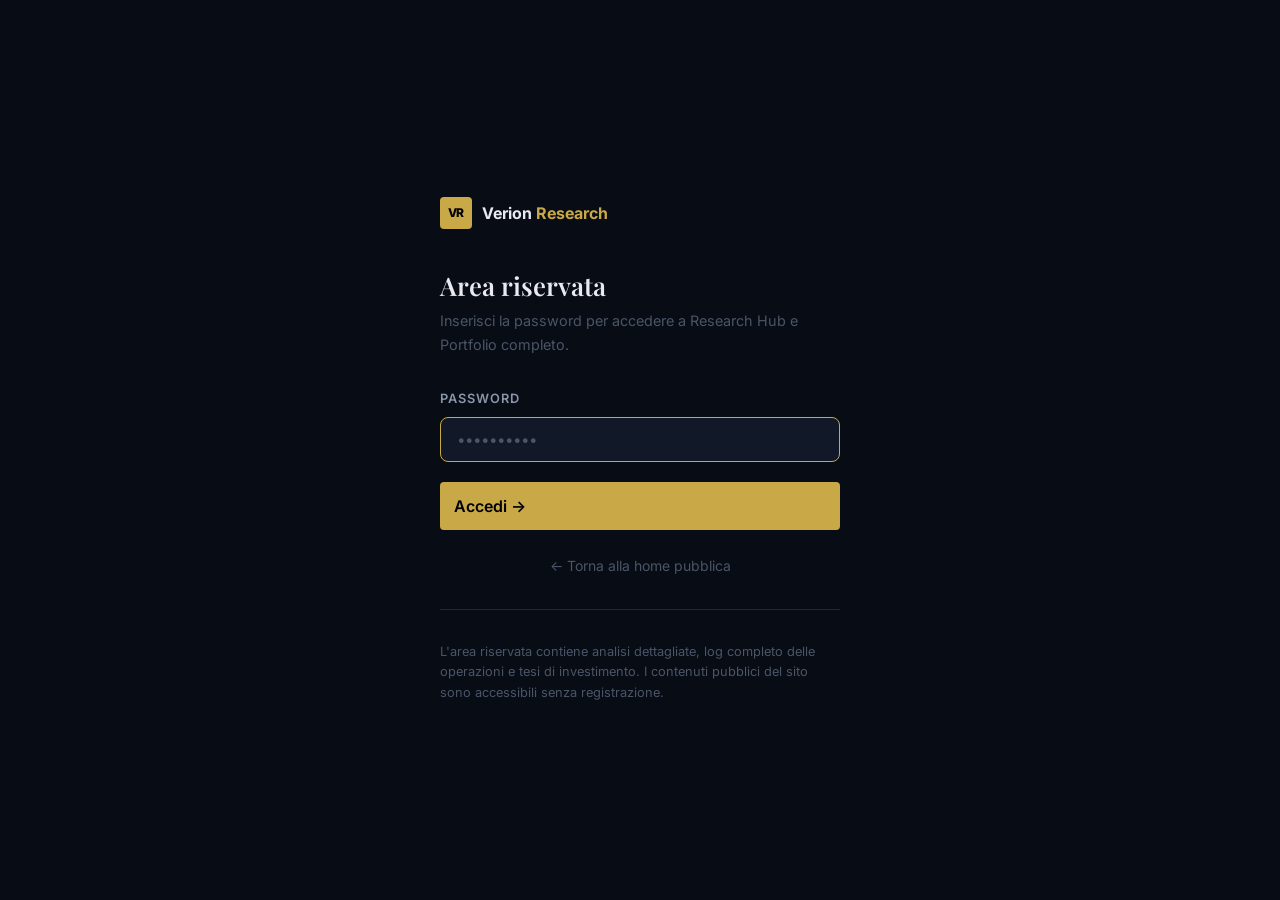
<file: login.html>
<!DOCTYPE html>
<html lang="it">
<head>
  <meta charset="UTF-8">
  <meta name="viewport" content="width=device-width, initial-scale=1.0">
  <title>Accedi — Verion Research</title>
  <link rel="preconnect" href="https://fonts.googleapis.com">
  <link rel="preconnect" href="https://fonts.gstatic.com" crossorigin>
  <link href="https://fonts.googleapis.com/css2?family=Inter:wght@400;500;600;700&family=Playfair+Display:wght@600;700&display=swap" rel="stylesheet">
  <link rel="stylesheet" href="css/style.css">
  <style>
    .login-page {
      min-height: 100vh;
      display: flex;
      align-items: center;
      justify-content: center;
      padding: 2rem;
      background: var(--bg-primary);
    }
    .login-box {
      width: 100%;
      max-width: 400px;
    }
    .login-logo {
      display: flex;
      align-items: center;
      gap: .6rem;
      margin-bottom: 2.5rem;
    }
    .login-title {
      font-family: var(--font-serif);
      font-size: 1.6rem;
      margin-bottom: .5rem;
    }
    .login-sub {
      font-size: .9rem;
      color: var(--text-muted);
      margin-bottom: 2rem;
    }
    .form-group {
      margin-bottom: 1.25rem;
    }
    .form-label {
      display: block;
      font-size: .8rem;
      font-weight: 600;
      color: var(--text-secondary);
      margin-bottom: .5rem;
      text-transform: uppercase;
      letter-spacing: .08em;
    }
    .form-input {
      width: 100%;
      background: var(--bg-card);
      border: 1px solid var(--border);
      border-radius: var(--radius);
      padding: .75rem 1rem;
      color: var(--text-primary);
      font-family: var(--font-sans);
      font-size: .95rem;
      outline: none;
      transition: border-color var(--transition);
    }
    .form-input:focus { border-color: var(--accent); }
    .form-input::placeholder { color: var(--text-muted); }
    .login-error {
      display: none;
      background: rgba(239,68,68,.12);
      border: 1px solid rgba(239,68,68,.3);
      border-radius: var(--radius);
      padding: .75rem 1rem;
      color: #ef4444;
      font-size: .875rem;
      margin-bottom: 1rem;
    }
    .login-error.visible { display: block; }
    .btn-login {
      width: 100%;
      padding: .85rem;
      font-size: 1rem;
    }
    .login-back {
      display: block;
      text-align: center;
      margin-top: 1.5rem;
      font-size: .875rem;
      color: var(--text-muted);
      transition: color var(--transition);
    }
    .login-back:hover { color: var(--accent); }
    .login-divider {
      border: none;
      border-top: 1px solid var(--border);
      margin: 2rem 0;
    }
    .login-info {
      font-size: .8rem;
      color: var(--text-muted);
      line-height: 1.6;
    }
  </style>
</head>
<body>

<div class="login-page">
  <div class="login-box">

    <div class="login-logo">
      <div class="navbar__logo-mark">VR</div>
      <span class="navbar__brand">Verion <span>Research</span></span>
    </div>

    <h1 class="login-title">Area riservata</h1>
    <p class="login-sub">Inserisci la password per accedere a Research Hub e Portfolio completo.</p>

    <div class="login-error" id="login-error">
      Password errata. Riprova.
    </div>

    <form id="login-form">
      <div class="form-group">
        <label class="form-label" for="password">Password</label>
        <input
          class="form-input"
          type="password"
          id="password"
          name="password"
          placeholder="••••••••••"
          autocomplete="current-password"
          autofocus
        >
      </div>
      <button type="submit" class="btn btn--primary btn-login">Accedi →</button>
    </form>

    <a href="index.html" class="login-back">← Torna alla home pubblica</a>

    <hr class="login-divider">
    <p class="login-info">
      L'area riservata contiene analisi dettagliate, log completo delle operazioni e tesi di investimento.
      I contenuti pubblici del sito sono accessibili senza registrazione.
    </p>

  </div>
</div>

<script src="js/auth.js"></script>
<script>
  // Se già autenticato, vai diretto
  if (VR_AUTH.isAuthenticated()) {
    VR_AUTH.redirectAfterLogin();
  }

  document.getElementById('login-form').addEventListener('submit', e => {
    e.preventDefault();
    const pw  = document.getElementById('password').value;
    const err = document.getElementById('login-error');
    if (VR_AUTH.login(pw)) {
      VR_AUTH.redirectAfterLogin();
    } else {
      err.classList.add('visible');
      document.getElementById('password').value = '';
      document.getElementById('password').focus();
    }
  });
</script>
</body>
</html>
</file>
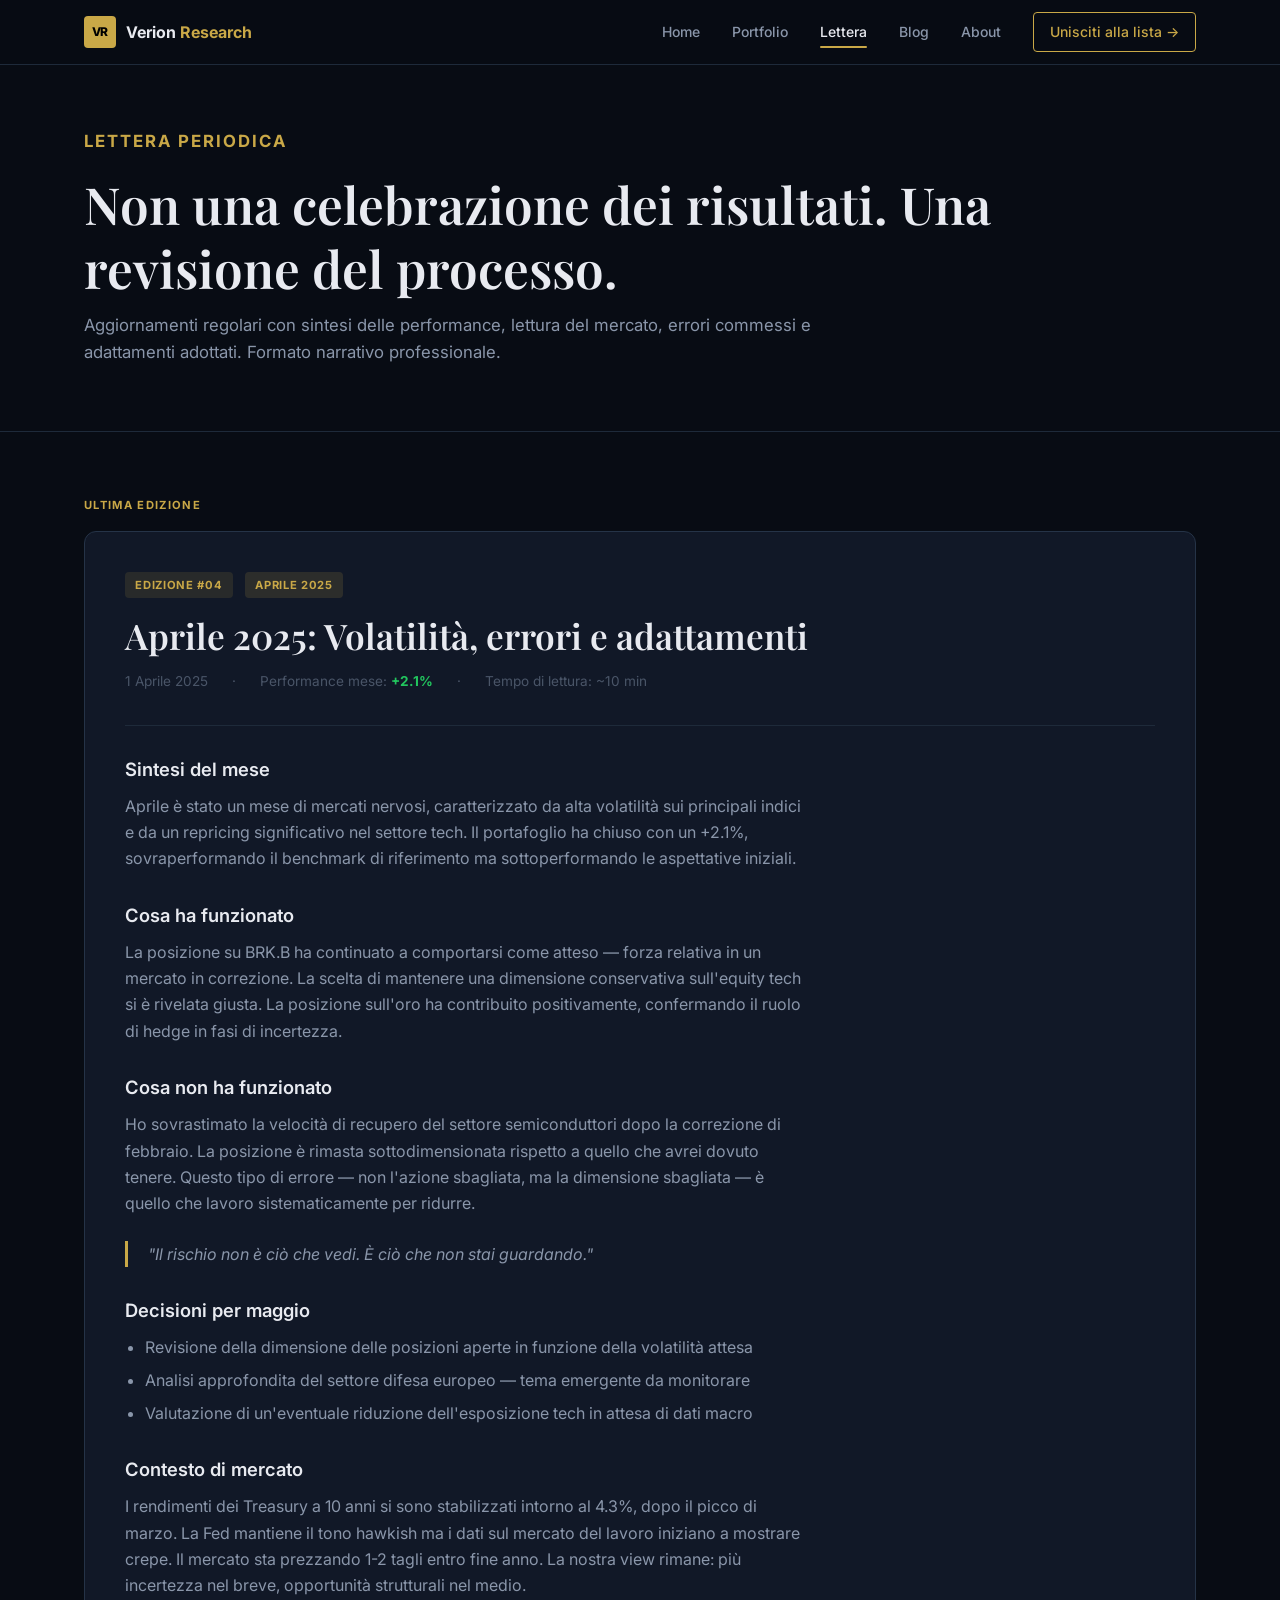
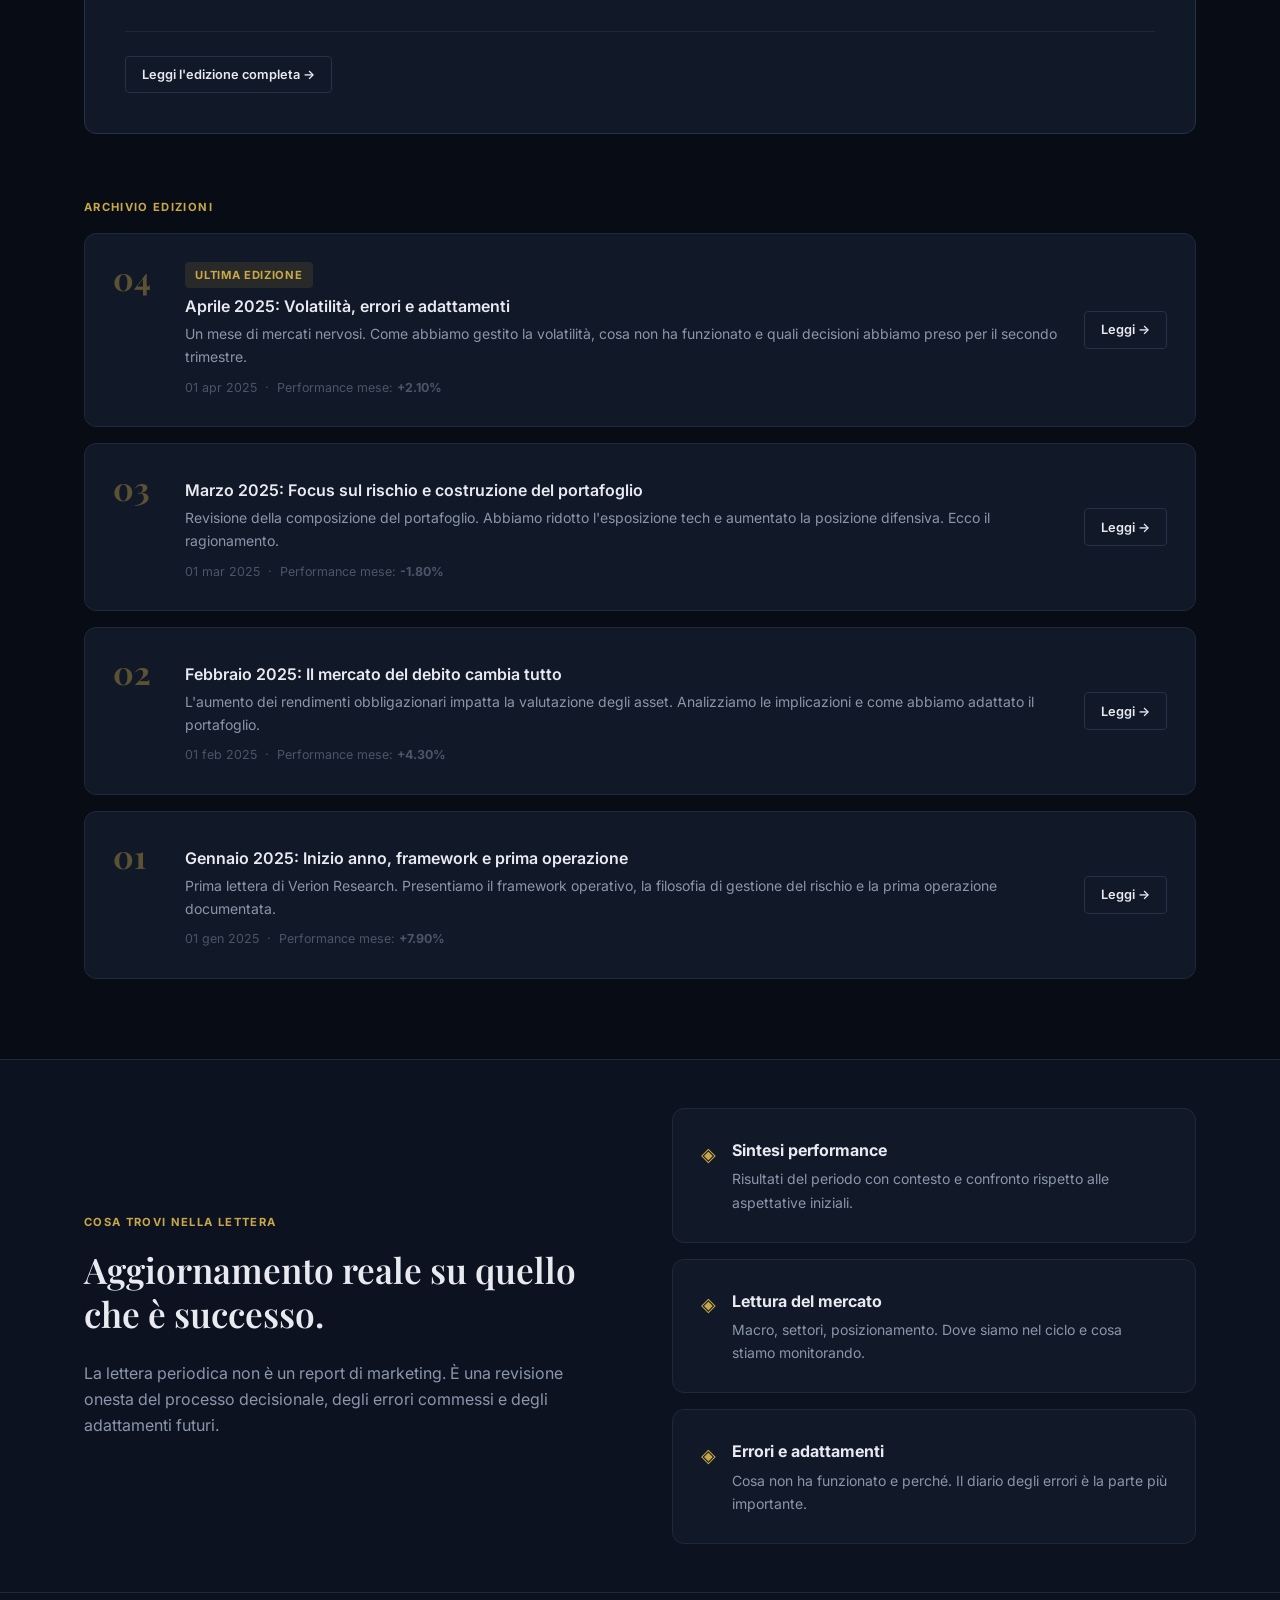
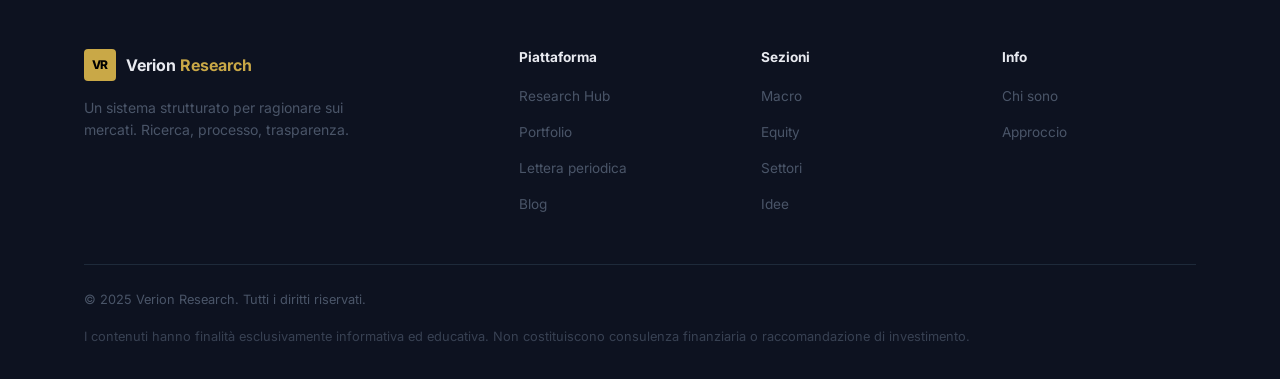
<file: newsletter.html>
<!DOCTYPE html>
<html lang="it">
<head>
  <meta charset="UTF-8">
  <meta name="viewport" content="width=device-width, initial-scale=1.0">
  <title>Lettera Periodica — Verion Research</title>
  <meta name="description" content="Aggiornamenti periodici con sintesi delle performance, lettura del mercato, errori e adattamenti. Non una celebrazione, ma una revisione del processo.">
  <link rel="preconnect" href="https://fonts.googleapis.com">
  <link rel="preconnect" href="https://fonts.gstatic.com" crossorigin>
  <link href="https://fonts.googleapis.com/css2?family=Inter:wght@400;500;600;700&family=Playfair+Display:wght@600;700&display=swap" rel="stylesheet">
  <link rel="stylesheet" href="css/style.css">
</head>
<body>

<nav class="navbar">
  <div class="container navbar__inner">
    <a href="index.html" class="navbar__logo">
      <div class="navbar__logo-mark">VR</div>
      <span class="navbar__brand">Verion <span>Research</span></span>
    </a>
    <div class="navbar__links">
      <a href="index.html">Home</a>
      <a href="portfolio.html">Portfolio</a>
      <a href="newsletter.html">Lettera</a>
      <a href="blog.html">Blog</a>
      <a href="about.html">About</a>
      <a href="waiting-list.html" class="navbar__cta">Unisciti alla lista →</a>
    </div>
    <button class="navbar__toggle" aria-label="Apri menu" aria-expanded="false">
      <span></span><span></span><span></span>
    </button>
  </div>
</nav>

<!-- ══ PAGE HERO ══ -->
<div class="page-hero">
  <div class="container">
    <p class="label mb-2">Lettera Periodica</p>
    <h1>Non una celebrazione dei risultati. Una revisione del processo.</h1>
    <p>Aggiornamenti regolari con sintesi delle performance, lettura del mercato, errori commessi e adattamenti adottati. Formato narrativo professionale.</p>
  </div>
</div>

<div class="container">

  <!-- ══ LATEST ISSUE PREVIEW ══ -->
  <div style="margin-bottom:4rem">
    <p class="label mb-2">Ultima edizione</p>
    <div style="background:var(--bg-card);border:1px solid var(--border-light);border-radius:var(--radius-lg);padding:2.5rem">
      <div class="letter-header">
        <div style="display:flex;align-items:center;gap:.75rem;margin-bottom:1rem">
          <span class="tag">Edizione #04</span>
          <span class="tag" style="background:rgba(201,168,71,.15);color:var(--accent)">Aprile 2025</span>
        </div>
        <h2 style="margin-bottom:.75rem">Aprile 2025: Volatilità, errori e adattamenti</h2>
        <div class="letter-meta">
          <span>1 Aprile 2025</span>
          <span>·</span>
          <span>Performance mese: <strong style="color:var(--positive)">+2.1%</strong></span>
          <span>·</span>
          <span>Tempo di lettura: ~10 min</span>
        </div>
      </div>

      <div class="letter-body">
        <h3>Sintesi del mese</h3>
        <p>
          Aprile è stato un mese di mercati nervosi, caratterizzato da alta volatilità sui principali indici e da un repricing significativo nel settore tech. Il portafoglio ha chiuso con un +2.1%, sovraperformando il benchmark di riferimento ma sottoperformando le aspettative iniziali.
        </p>

        <h3>Cosa ha funzionato</h3>
        <p>
          La posizione su BRK.B ha continuato a comportarsi come atteso — forza relativa in un mercato in correzione. La scelta di mantenere una dimensione conservativa sull'equity tech si è rivelata giusta. La posizione sull'oro ha contribuito positivamente, confermando il ruolo di hedge in fasi di incertezza.
        </p>

        <h3>Cosa non ha funzionato</h3>
        <p>
          Ho sovrastimato la velocità di recupero del settore semiconduttori dopo la correzione di febbraio. La posizione è rimasta sottodimensionata rispetto a quello che avrei dovuto tenere. Questo tipo di errore — non l'azione sbagliata, ma la dimensione sbagliata — è quello che lavoro sistematicamente per ridurre.
        </p>

        <blockquote>
          "Il rischio non è ciò che vedi. È ciò che non stai guardando."
        </blockquote>

        <h3>Decisioni per maggio</h3>
        <ul>
          <li>Revisione della dimensione delle posizioni aperte in funzione della volatilità attesa</li>
          <li>Analisi approfondita del settore difesa europeo — tema emergente da monitorare</li>
          <li>Valutazione di un'eventuale riduzione dell'esposizione tech in attesa di dati macro</li>
        </ul>

        <h3>Contesto di mercato</h3>
        <p>
          I rendimenti dei Treasury a 10 anni si sono stabilizzati intorno al 4.3%, dopo il picco di marzo. La Fed mantiene il tono hawkish ma i dati sul mercato del lavoro iniziano a mostrare crepe. Il mercato sta prezzando 1-2 tagli entro fine anno. La nostra view rimane: più incertezza nel breve, opportunità strutturali nel medio.
        </p>
      </div>

      <div style="margin-top:2rem;padding-top:1.5rem;border-top:1px solid var(--border)">
        <a href="#lettera-aprile-2025" class="btn btn--outline btn--sm">Leggi l'edizione completa →</a>
      </div>
    </div>
  </div>

  <!-- ══ ARCHIVE ══ -->
  <div style="margin-bottom:5rem">
    <p class="label mb-2">Archivio edizioni</p>
    <div style="display:flex;flex-direction:column;gap:1rem;margin-top:1rem" id="newsletter-list">
      <div class="chart-placeholder" style="height:120px">Caricamento archivio…</div>
    </div>
  </div>

</div>

<!-- ══ WHAT TO EXPECT ══ -->
<section class="section--sm" style="background:var(--bg-secondary);border-top:1px solid var(--border)">
  <div class="container">
    <div style="display:grid;grid-template-columns:1fr 1fr;gap:4rem;align-items:center">
      <div>
        <p class="label mb-2">Cosa trovi nella lettera</p>
        <h2>Aggiornamento reale su quello che è successo.</h2>
        <p class="mt-3">La lettera periodica non è un report di marketing. È una revisione onesta del processo decisionale, degli errori commessi e degli adattamenti futuri.</p>
      </div>
      <div style="display:flex;flex-direction:column;gap:1rem">
        <div class="card" style="display:flex;gap:1rem;align-items:flex-start">
          <span style="color:var(--accent);font-size:1.2rem;margin-top:.1rem">◈</span>
          <div>
            <div style="font-weight:700;margin-bottom:.25rem">Sintesi performance</div>
            <p style="font-size:.875rem;max-width:100%">Risultati del periodo con contesto e confronto rispetto alle aspettative iniziali.</p>
          </div>
        </div>
        <div class="card" style="display:flex;gap:1rem;align-items:flex-start">
          <span style="color:var(--accent);font-size:1.2rem;margin-top:.1rem">◈</span>
          <div>
            <div style="font-weight:700;margin-bottom:.25rem">Lettura del mercato</div>
            <p style="font-size:.875rem;max-width:100%">Macro, settori, posizionamento. Dove siamo nel ciclo e cosa stiamo monitorando.</p>
          </div>
        </div>
        <div class="card" style="display:flex;gap:1rem;align-items:flex-start">
          <span style="color:var(--accent);font-size:1.2rem;margin-top:.1rem">◈</span>
          <div>
            <div style="font-weight:700;margin-bottom:.25rem">Errori e adattamenti</div>
            <p style="font-size:.875rem;max-width:100%">Cosa non ha funzionato e perché. Il diario degli errori è la parte più importante.</p>
          </div>
        </div>
      </div>
    </div>
  </div>
</section>

<!-- ══ FOOTER ══ -->
<footer class="footer">
  <div class="container">
    <div class="footer__grid">
      <div class="footer__brand">
        <div class="footer__logo">
          <div class="navbar__logo-mark">VR</div>
          <span class="navbar__brand">Verion <span>Research</span></span>
        </div>
        <p class="footer__tagline">Un sistema strutturato per ragionare sui mercati. Ricerca, processo, trasparenza.</p>
      </div>
      <div class="footer__col">
        <h4>Piattaforma</h4>
        <ul>
          <li><a href="research.html">Research Hub</a></li>
          <li><a href="portfolio.html">Portfolio</a></li>
          <li><a href="newsletter.html">Lettera periodica</a></li>
          <li><a href="blog.html">Blog</a></li>
        </ul>
      </div>
      <div class="footer__col">
        <h4>Sezioni</h4>
        <ul>
          <li><a href="research.html">Macro</a></li>
          <li><a href="research.html">Equity</a></li>
          <li><a href="research.html">Settori</a></li>
          <li><a href="research.html">Idee</a></li>
        </ul>
      </div>
      <div class="footer__col">
        <h4>Info</h4>
        <ul>
          <li><a href="about.html">Chi sono</a></li>
          <li><a href="about.html">Approccio</a></li>
        </ul>
      </div>
    </div>
    <div class="footer__bottom">
      <p>© 2025 Verion Research. Tutti i diritti riservati.</p>
      <p class="footer__disclaimer">I contenuti hanno finalità esclusivamente informativa ed educativa. Non costituiscono consulenza finanziaria o raccomandazione di investimento.</p>
    </div>
  </div>
</footer>

<script src="js/components.js"></script>
<script src="js/newsletter.js"></script>
</body>
</html>
</file>
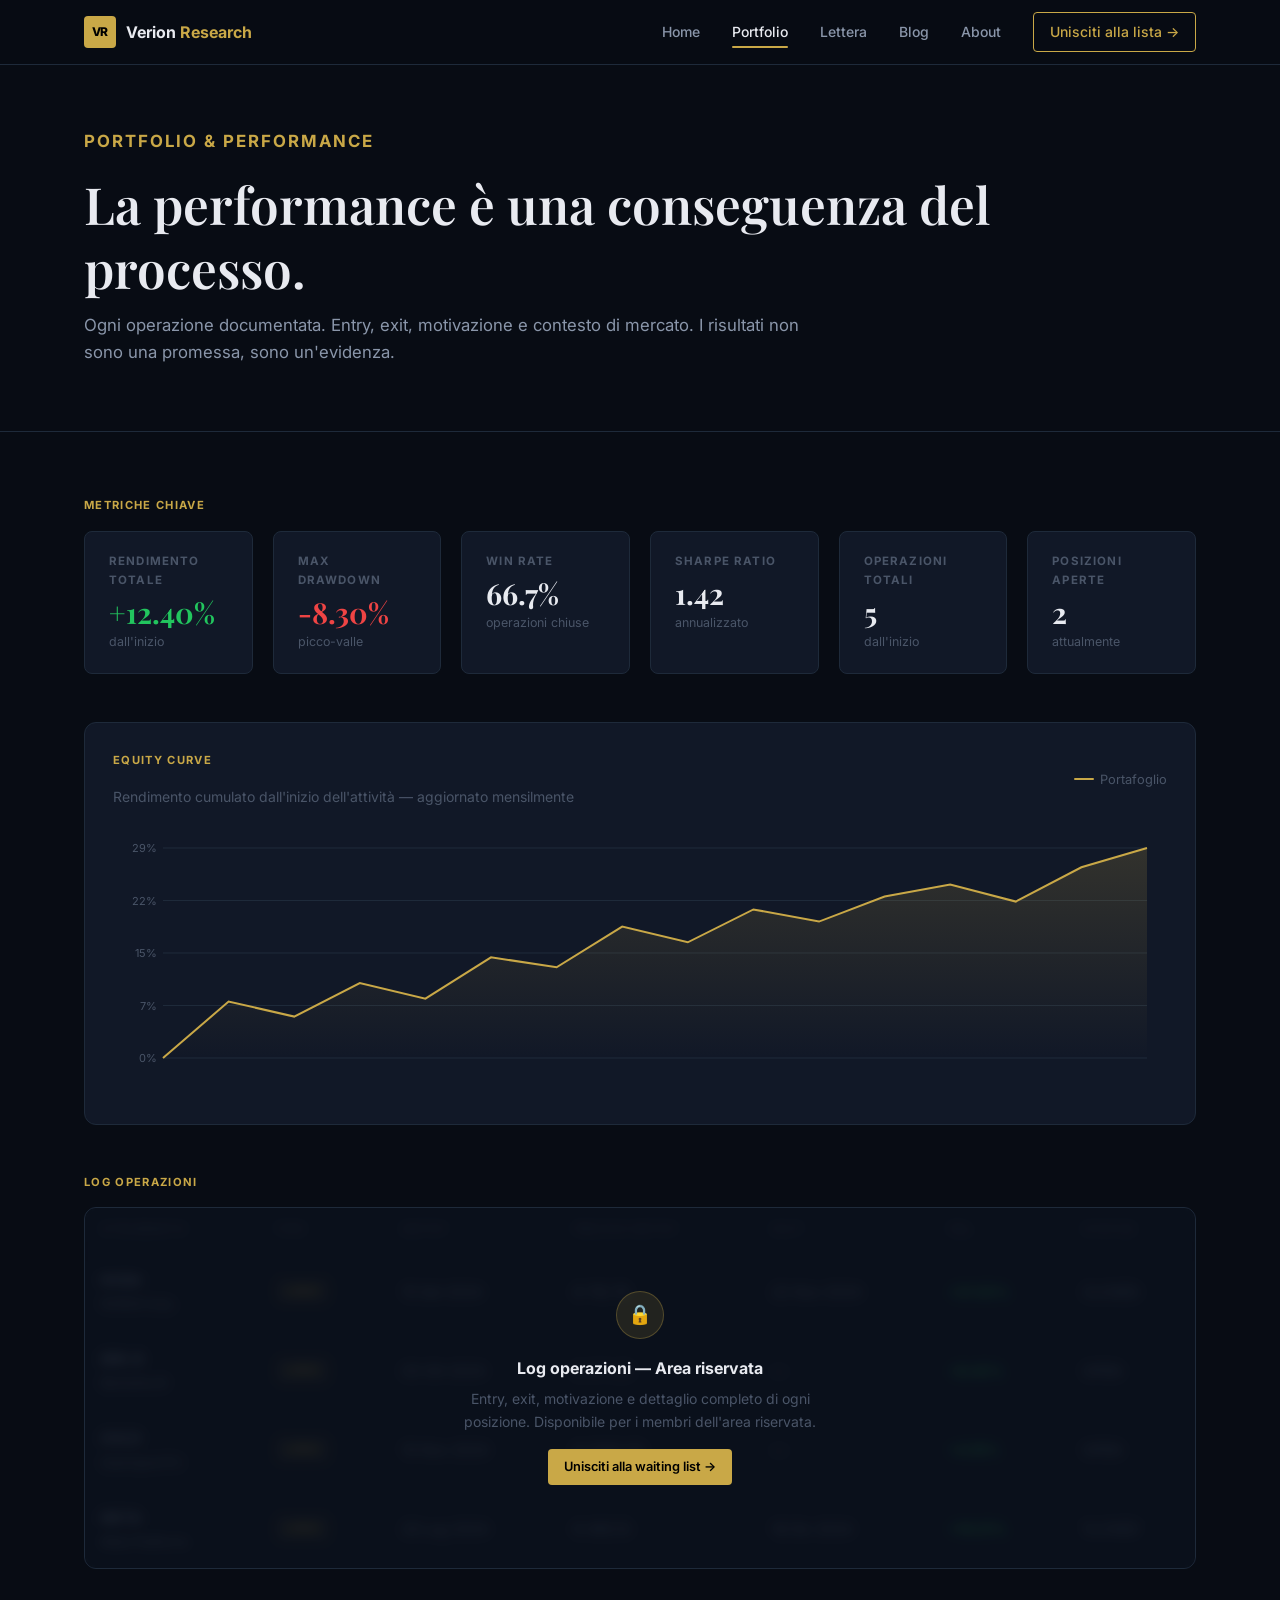
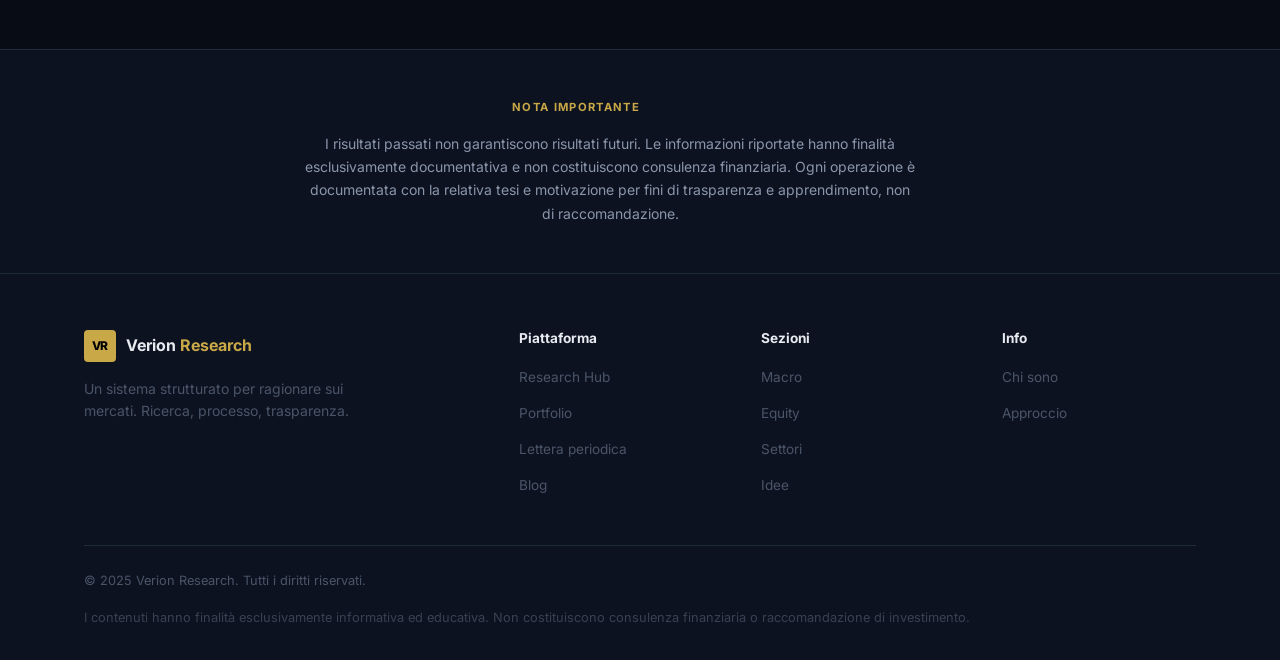
<file: portfolio.html>
<!DOCTYPE html>
<html lang="it">
<head>
  <meta charset="UTF-8">
  <meta name="viewport" content="width=device-width, initial-scale=1.0">
  <title>Portfolio & Performance — Verion Research</title>
  <meta name="description" content="Storico completo delle operazioni. Entry, exit, motivazione, risultati. Equity curve e metriche chiave documentate.">
  <link rel="preconnect" href="https://fonts.googleapis.com">
  <link rel="preconnect" href="https://fonts.gstatic.com" crossorigin>
  <link href="https://fonts.googleapis.com/css2?family=Inter:wght@400;500;600;700&family=Playfair+Display:wght@600;700&display=swap" rel="stylesheet">
  <link rel="stylesheet" href="css/style.css">
</head>
<body>

<nav class="navbar">
  <div class="container navbar__inner">
    <a href="index.html" class="navbar__logo">
      <div class="navbar__logo-mark">VR</div>
      <span class="navbar__brand">Verion <span>Research</span></span>
    </a>
    <div class="navbar__links">
      <a href="index.html">Home</a>
      <a href="portfolio.html">Portfolio</a>
      <a href="newsletter.html">Lettera</a>
      <a href="blog.html">Blog</a>
      <a href="about.html">About</a>
      <a href="waiting-list.html" class="navbar__cta">Unisciti alla lista →</a>
    </div>
    <button class="navbar__toggle" aria-label="Apri menu" aria-expanded="false">
      <span></span><span></span><span></span>
    </button>
  </div>
</nav>

<!-- ══ PAGE HERO ══ -->
<div class="page-hero">
  <div class="container">
    <p class="label mb-2">Portfolio &amp; Performance</p>
    <h1>La performance è una conseguenza del processo.</h1>
    <p>Ogni operazione documentata. Entry, exit, motivazione e contesto di mercato. I risultati non sono una promessa, sono un'evidenza.</p>
  </div>
</div>

<div class="container">

  <!-- ══ KEY METRICS ══ -->
  <div style="margin-bottom:3rem">
    <p class="label mb-2">Metriche chiave</p>
    <div class="card-grid card-grid--3" style="grid-template-columns:repeat(6,1fr)">
      <div class="metric-card">
        <div class="metric-card__label">Rendimento totale</div>
        <div class="metric-card__value" id="m-return">—</div>
        <div class="metric-card__sub">dall'inizio</div>
      </div>
      <div class="metric-card">
        <div class="metric-card__label">Max Drawdown</div>
        <div class="metric-card__value" id="m-drawdown">—</div>
        <div class="metric-card__sub">picco-valle</div>
      </div>
      <div class="metric-card">
        <div class="metric-card__label">Win Rate</div>
        <div class="metric-card__value" id="m-winrate">—</div>
        <div class="metric-card__sub">operazioni chiuse</div>
      </div>
      <div class="metric-card">
        <div class="metric-card__label">Sharpe Ratio</div>
        <div class="metric-card__value" id="m-sharpe">—</div>
        <div class="metric-card__sub">annualizzato</div>
      </div>
      <div class="metric-card">
        <div class="metric-card__label">Operazioni totali</div>
        <div class="metric-card__value" id="m-ops">—</div>
        <div class="metric-card__sub">dall'inizio</div>
      </div>
      <div class="metric-card">
        <div class="metric-card__label">Posizioni aperte</div>
        <div class="metric-card__value" id="m-open">—</div>
        <div class="metric-card__sub">attualmente</div>
      </div>
    </div>
  </div>

  <!-- ══ EQUITY CURVE ══ -->
  <div style="margin-bottom:3rem">
    <div class="chart-container">
      <div style="display:flex;align-items:center;justify-content:space-between;margin-bottom:1.25rem;flex-wrap:wrap;gap:.75rem">
        <div>
          <div class="label mb-2">Equity Curve</div>
          <div style="font-size:.875rem;color:var(--text-muted)">Rendimento cumulato dall'inizio dell'attività — aggiornato mensilmente</div>
        </div>
        <div style="display:flex;align-items:center;gap:1rem;font-size:.8rem;color:var(--text-muted)">
          <span style="display:flex;align-items:center;gap:.4rem"><span style="width:20px;height:2px;background:var(--accent);display:inline-block;border-radius:1px"></span>Portafoglio</span>
        </div>
      </div>
      <svg id="equity-curve" class="equity-svg" style="height:260px"></svg>
    </div>
  </div>

  <!-- ══ LOCKED TEASER ══ -->
  <div style="margin-bottom:5rem">
    <p class="label mb-2">Log operazioni</p>
    <div style="background:var(--bg-card);border:1px solid var(--border);border-radius:var(--radius-lg);overflow:hidden;position:relative">

      <!-- Righe sfocate di anteprima -->
      <div style="filter:blur(6px);pointer-events:none;user-select:none;opacity:.45">
        <table class="data-table" style="width:100%">
          <thead>
            <tr>
              <th>Strumento</th><th>Tipo</th><th>Entry</th><th>Prezzo entry</th><th>Exit</th><th>P&amp;L</th><th>Status</th>
            </tr>
          </thead>
          <tbody>
            <tr><td><strong>NVDA</strong><br><span style="font-size:.75rem">NVIDIA Corp.</span></td><td><span class="tag">LONG</span></td><td>15 Set 2024</td><td>€ 116.78</td><td>22 Nov 2024</td><td class="positive">+21.55%</td><td>CLOSED</td></tr>
            <tr><td><strong>BRK.B</strong><br><span style="font-size:.75rem">Berkshire B</span></td><td><span class="tag">LONG</span></td><td>03 Ott 2024</td><td>€ 371.20</td><td>—</td><td class="positive">+8.42%</td><td>OPEN</td></tr>
            <tr><td><strong>GOLD</strong><br><span style="font-size:.75rem">Gold Spot ETC</span></td><td><span class="tag">LONG</span></td><td>10 Nov 2024</td><td>€ 2590.00</td><td>—</td><td class="positive">+4.18%</td><td>OPEN</td></tr>
            <tr><td><strong>META</strong><br><span style="font-size:.75rem">Meta Platforms</span></td><td><span class="tag">LONG</span></td><td>25 Lug 2024</td><td>€ 495.15</td><td>18 Dic 2024</td><td class="positive">+19.01%</td><td>CLOSED</td></tr>
          </tbody>
        </table>
      </div>

      <!-- Overlay locked -->
      <div style="position:absolute;inset:0;display:flex;flex-direction:column;align-items:center;justify-content:center;gap:1rem;background:rgba(8,12,20,.6);backdrop-filter:blur(2px);padding:2rem;text-align:center">
        <div style="width:48px;height:48px;border-radius:50%;background:var(--accent-dim);border:1px solid rgba(201,168,71,.3);display:flex;align-items:center;justify-content:center;font-size:1.2rem">🔒</div>
        <div>
          <div style="font-weight:700;color:var(--text-primary);margin-bottom:.35rem">Log operazioni — Area riservata</div>
          <div style="font-size:.875rem;color:var(--text-muted);max-width:42ch;margin:0 auto">Entry, exit, motivazione e dettaglio completo di ogni posizione. Disponibile per i membri dell'area riservata.</div>
        </div>
        <a href="waiting-list.html" class="btn btn--primary btn--sm">Unisciti alla waiting list →</a>
      </div>

    </div>
  </div>

</div>

<!-- ══ DISCLAIMER ══ -->
<section class="section--sm" style="background:var(--bg-secondary);border-top:1px solid var(--border)">
  <div class="container" style="max-width:720px;text-align:center">
    <p class="label mb-2">Nota importante</p>
    <p style="font-size:.875rem">
      I risultati passati non garantiscono risultati futuri. Le informazioni riportate hanno finalità esclusivamente documentativa e non costituiscono consulenza finanziaria.
      Ogni operazione è documentata con la relativa tesi e motivazione per fini di trasparenza e apprendimento, non di raccomandazione.
    </p>
  </div>
</section>

<!-- ══ FOOTER ══ -->
<footer class="footer">
  <div class="container">
    <div class="footer__grid">
      <div class="footer__brand">
        <div class="footer__logo">
          <div class="navbar__logo-mark">VR</div>
          <span class="navbar__brand">Verion <span>Research</span></span>
        </div>
        <p class="footer__tagline">Un sistema strutturato per ragionare sui mercati. Ricerca, processo, trasparenza.</p>
      </div>
      <div class="footer__col">
        <h4>Piattaforma</h4>
        <ul>
          <li><a href="research.html">Research Hub</a></li>
          <li><a href="portfolio.html">Portfolio</a></li>
          <li><a href="newsletter.html">Lettera periodica</a></li>
          <li><a href="blog.html">Blog</a></li>
        </ul>
      </div>
      <div class="footer__col">
        <h4>Sezioni</h4>
        <ul>
          <li><a href="research.html">Macro</a></li>
          <li><a href="research.html">Equity</a></li>
          <li><a href="research.html">Settori</a></li>
          <li><a href="research.html">Idee</a></li>
        </ul>
      </div>
      <div class="footer__col">
        <h4>Info</h4>
        <ul>
          <li><a href="about.html">Chi sono</a></li>
          <li><a href="about.html">Approccio</a></li>
        </ul>
      </div>
    </div>
    <div class="footer__bottom">
      <p>© 2025 Verion Research. Tutti i diritti riservati.</p>
      <p class="footer__disclaimer">I contenuti hanno finalità esclusivamente informativa ed educativa. Non costituiscono consulenza finanziaria o raccomandazione di investimento.</p>
    </div>
  </div>
</footer>

<script src="js/components.js"></script>
<script src="js/portfolio.js"></script>
</body>
</html>
</file>
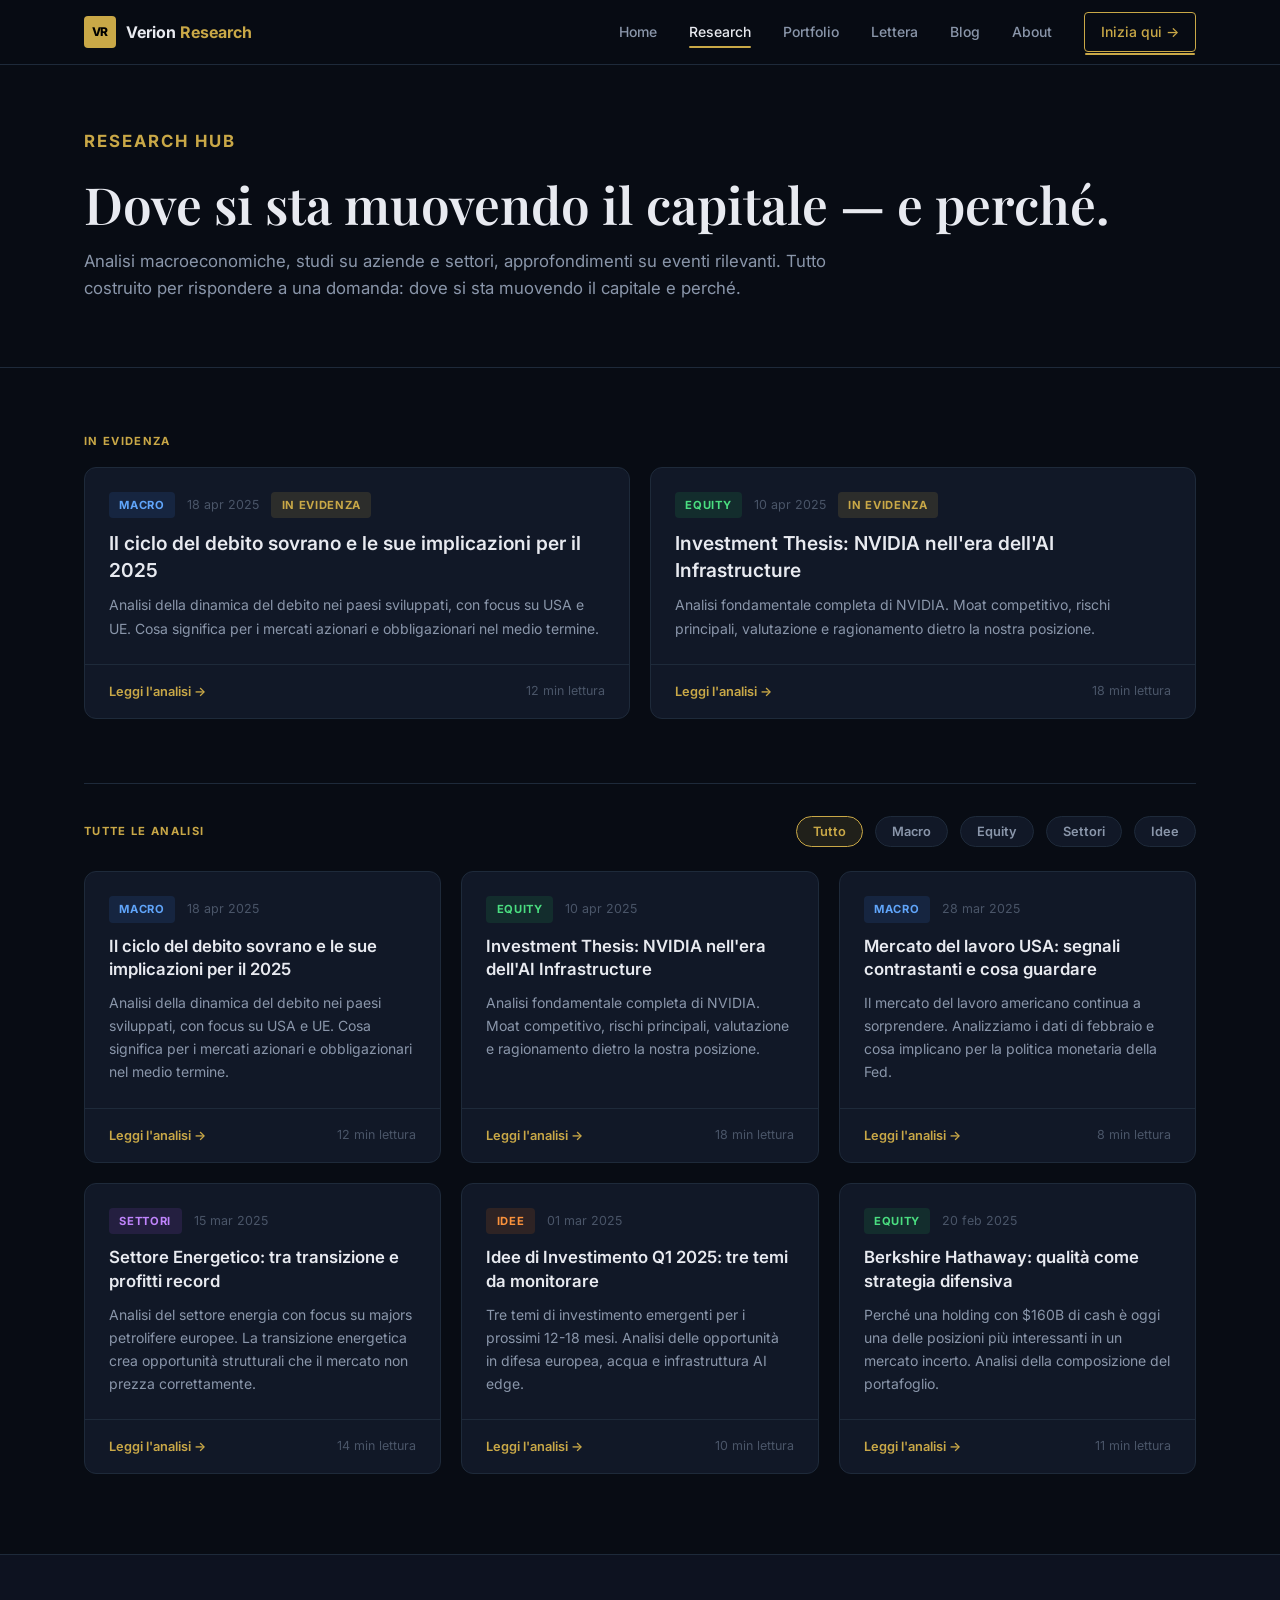
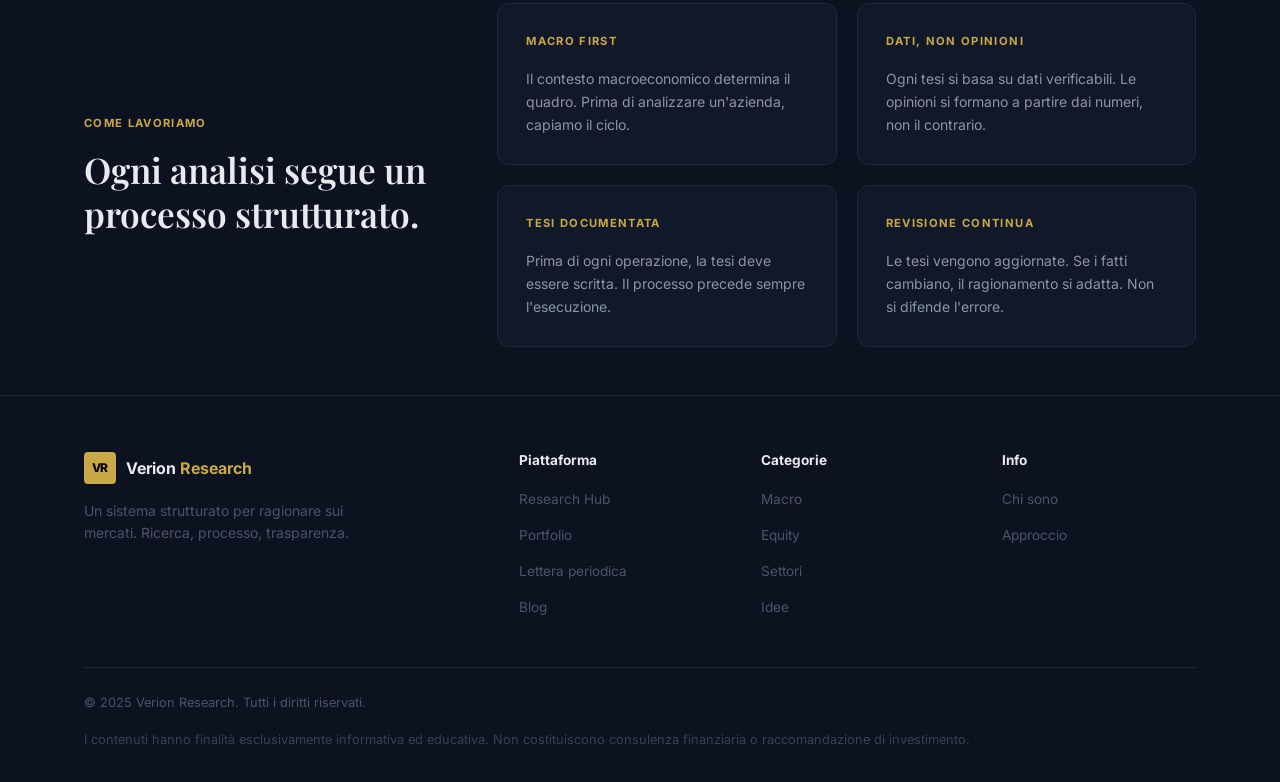
<file: research.html>
<!DOCTYPE html>
<html lang="it">
<head>
  <meta charset="UTF-8">
  <meta name="viewport" content="width=device-width, initial-scale=1.0">
  <title>Research Hub — Verion Research</title>
  <meta name="description" content="Analisi macroeconomiche, studi su aziende e settori, idee di investimento. Il cuore di Verion Research.">
  <link rel="preconnect" href="https://fonts.googleapis.com">
  <link rel="preconnect" href="https://fonts.gstatic.com" crossorigin>
  <link href="https://fonts.googleapis.com/css2?family=Inter:wght@400;500;600;700&family=Playfair+Display:wght@600;700&display=swap" rel="stylesheet">
  <link rel="stylesheet" href="css/style.css">
</head>
<body>

<nav class="navbar">
  <div class="container navbar__inner">
    <a href="index.html" class="navbar__logo">
      <div class="navbar__logo-mark">VR</div>
      <span class="navbar__brand">Verion <span>Research</span></span>
    </a>
    <div class="navbar__links">
      <a href="index.html">Home</a>
      <a href="research.html">Research</a>
      <a href="portfolio.html">Portfolio</a>
      <a href="newsletter.html">Lettera</a>
      <a href="blog.html">Blog</a>
      <a href="about.html">About</a>
      <a href="research.html" class="navbar__cta">Inizia qui →</a>
    </div>
    <button class="navbar__toggle" aria-label="Apri menu" aria-expanded="false">
      <span></span><span></span><span></span>
    </button>
  </div>
</nav>

<!-- ══ PAGE HERO ══ -->
<div class="page-hero">
  <div class="container">
    <p class="label mb-2">Research Hub</p>
    <h1>Dove si sta muovendo il capitale — e perché.</h1>
    <p>Analisi macroeconomiche, studi su aziende e settori, approfondimenti su eventi rilevanti. Tutto costruito per rispondere a una domanda: dove si sta muovendo il capitale e perché.</p>
  </div>
</div>

<div class="container">

  <!-- ══ FEATURED ══ -->
  <div style="margin-bottom:4rem">
    <p class="label mb-2">In evidenza</p>
    <div class="card-grid card-grid--2" id="featured-articles">
      <div class="chart-placeholder" style="height:200px;grid-column:1/-1">Caricamento…</div>
    </div>
  </div>

  <hr class="divider">

  <!-- ══ ALL ARTICLES ══ -->
  <div style="margin-bottom:5rem">
    <div style="display:flex;align-items:center;justify-content:space-between;margin-bottom:1.5rem;flex-wrap:wrap;gap:1rem">
      <p class="label">Tutte le analisi</p>
      <div class="filter-bar" style="margin-bottom:0">
        <button class="filter-btn active" data-cat="all">Tutto</button>
        <button class="filter-btn" data-cat="macro">Macro</button>
        <button class="filter-btn" data-cat="equity">Equity</button>
        <button class="filter-btn" data-cat="sector">Settori</button>
        <button class="filter-btn" data-cat="idea">Idee</button>
      </div>
    </div>

    <div class="card-grid card-grid--3" id="articles-grid">
      <div class="chart-placeholder" style="height:200px;grid-column:1/-1">Caricamento analisi…</div>
    </div>
  </div>

</div>

<!-- ══ METHODOLOGY BANNER ══ -->
<section class="section--sm" style="background:var(--bg-secondary);border-top:1px solid var(--border)">
  <div class="container">
    <div style="display:grid;grid-template-columns:1fr 2fr;gap:4rem;align-items:center">
      <div>
        <p class="label mb-2">Come lavoriamo</p>
        <h2>Ogni analisi segue un processo strutturato.</h2>
      </div>
      <div style="display:grid;grid-template-columns:1fr 1fr;gap:1.25rem">
        <div class="card">
          <div class="label mb-2">Macro first</div>
          <p style="font-size:.875rem;max-width:100%">Il contesto macroeconomico determina il quadro. Prima di analizzare un'azienda, capiamo il ciclo.</p>
        </div>
        <div class="card">
          <div class="label mb-2">Dati, non opinioni</div>
          <p style="font-size:.875rem;max-width:100%">Ogni tesi si basa su dati verificabili. Le opinioni si formano a partire dai numeri, non il contrario.</p>
        </div>
        <div class="card">
          <div class="label mb-2">Tesi documentata</div>
          <p style="font-size:.875rem;max-width:100%">Prima di ogni operazione, la tesi deve essere scritta. Il processo precede sempre l'esecuzione.</p>
        </div>
        <div class="card">
          <div class="label mb-2">Revisione continua</div>
          <p style="font-size:.875rem;max-width:100%">Le tesi vengono aggiornate. Se i fatti cambiano, il ragionamento si adatta. Non si difende l'errore.</p>
        </div>
      </div>
    </div>
  </div>
</section>

<!-- ══ FOOTER ══ -->
<footer class="footer">
  <div class="container">
    <div class="footer__grid">
      <div class="footer__brand">
        <div class="footer__logo">
          <div class="navbar__logo-mark">VR</div>
          <span class="navbar__brand">Verion <span>Research</span></span>
        </div>
        <p class="footer__tagline">Un sistema strutturato per ragionare sui mercati. Ricerca, processo, trasparenza.</p>
      </div>
      <div class="footer__col">
        <h4>Piattaforma</h4>
        <ul>
          <li><a href="research.html">Research Hub</a></li>
          <li><a href="portfolio.html">Portfolio</a></li>
          <li><a href="newsletter.html">Lettera periodica</a></li>
          <li><a href="blog.html">Blog</a></li>
        </ul>
      </div>
      <div class="footer__col">
        <h4>Categorie</h4>
        <ul>
          <li><a href="#">Macro</a></li>
          <li><a href="#">Equity</a></li>
          <li><a href="#">Settori</a></li>
          <li><a href="#">Idee</a></li>
        </ul>
      </div>
      <div class="footer__col">
        <h4>Info</h4>
        <ul>
          <li><a href="about.html">Chi sono</a></li>
          <li><a href="about.html#approccio">Approccio</a></li>
        </ul>
      </div>
    </div>
    <div class="footer__bottom">
      <p>© 2025 Verion Research. Tutti i diritti riservati.</p>
      <p class="footer__disclaimer">I contenuti hanno finalità esclusivamente informativa ed educativa. Non costituiscono consulenza finanziaria o raccomandazione di investimento.</p>
    </div>
  </div>
</footer>

<script src="js/components.js"></script>
<script src="js/research.js"></script>
</body>
</html>
</file>
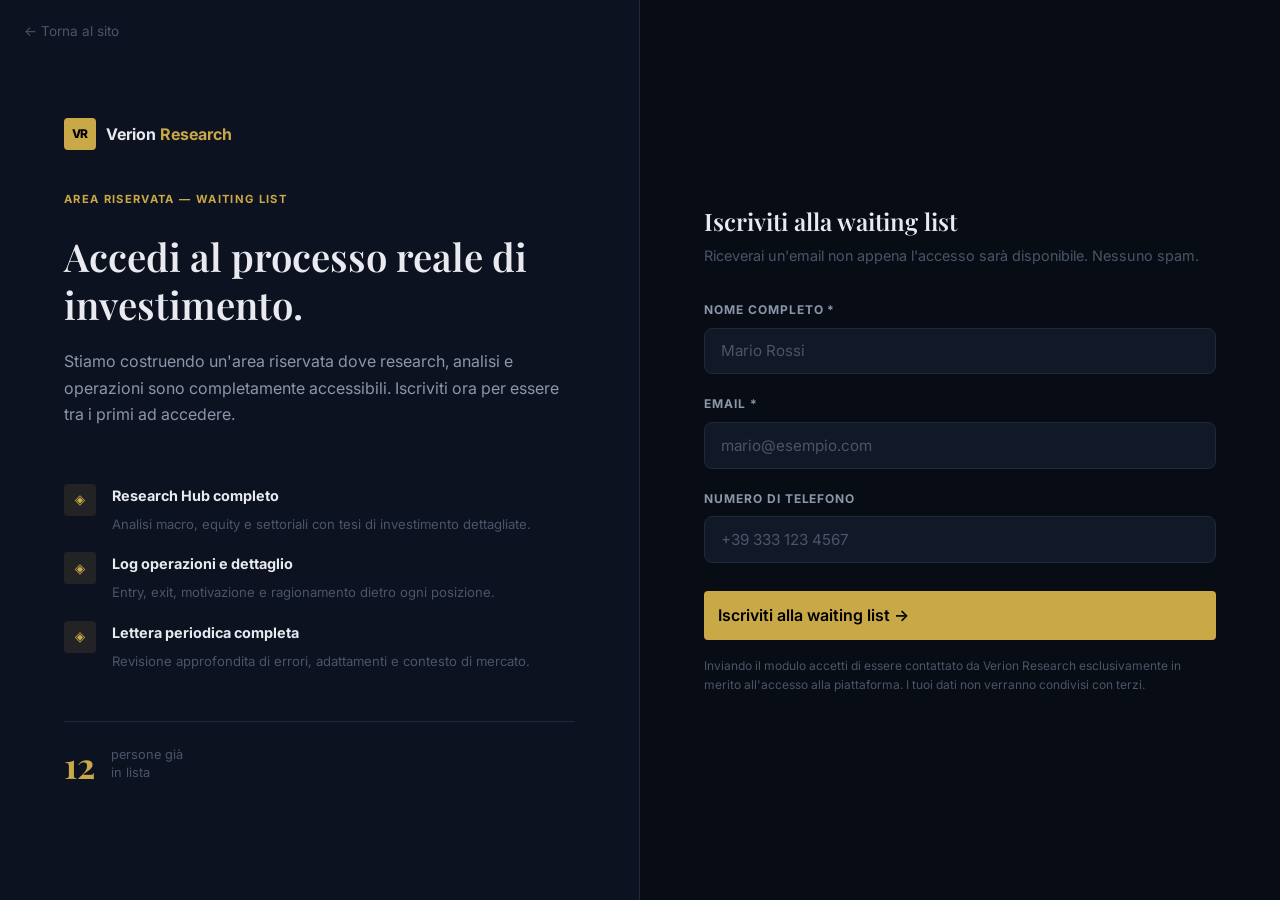
<file: waiting-list.html>
<!DOCTYPE html>
<html lang="it">
<head>
  <meta charset="UTF-8">
  <meta name="viewport" content="width=device-width, initial-scale=1.0">
  <title>Waiting List — Verion Research</title>
  <meta name="description" content="Unisciti alla waiting list di Verion Research per accedere all'area riservata con analisi, research e portfolio completo.">
  <link rel="preconnect" href="https://fonts.googleapis.com">
  <link rel="preconnect" href="https://fonts.gstatic.com" crossorigin>
  <link href="https://fonts.googleapis.com/css2?family=Inter:wght@400;500;600;700&family=Playfair+Display:wght@600;700&display=swap" rel="stylesheet">
  <link rel="stylesheet" href="css/style.css">
  <style>
    .wl-page {
      min-height: 100vh;
      display: grid;
      grid-template-columns: 1fr 1fr;
    }

    /* ── Pannello sinistro ── */
    .wl-left {
      background: var(--bg-secondary);
      border-right: 1px solid var(--border);
      padding: 5rem 4rem;
      display: flex;
      flex-direction: column;
      justify-content: center;
    }
    .wl-left .label { margin-bottom: 1.5rem; }
    .wl-left h1 { margin-bottom: 1.25rem; font-size: clamp(1.6rem, 3vw, 2.4rem); }
    .wl-left p  { margin-bottom: 1rem; }

    .wl-bullets {
      margin-top: 2.5rem;
      display: flex;
      flex-direction: column;
      gap: 1rem;
    }
    .wl-bullet {
      display: flex;
      gap: 1rem;
      align-items: flex-start;
    }
    .wl-bullet-icon {
      width: 32px; height: 32px;
      background: var(--accent-dim);
      border-radius: var(--radius-sm);
      display: flex; align-items: center; justify-content: center;
      flex-shrink: 0;
      color: var(--accent);
      font-size: .85rem;
    }
    .wl-bullet-text strong { display: block; font-size: .9rem; color: var(--text-primary); margin-bottom: .15rem; }
    .wl-bullet-text span   { font-size: .82rem; color: var(--text-muted); }

    .wl-counter {
      margin-top: 3rem;
      padding-top: 1.5rem;
      border-top: 1px solid var(--border);
      display: flex;
      align-items: center;
      gap: 1rem;
    }
    .wl-counter-num {
      font-family: var(--font-serif);
      font-size: 2.2rem;
      font-weight: 700;
      color: var(--accent);
      line-height: 1;
    }
    .wl-counter-label { font-size: .8rem; color: var(--text-muted); line-height: 1.4; }

    /* ── Pannello destro ── */
    .wl-right {
      background: var(--bg-primary);
      padding: 5rem 4rem;
      display: flex;
      flex-direction: column;
      justify-content: center;
    }
    .wl-form-title {
      font-family: var(--font-serif);
      font-size: 1.5rem;
      margin-bottom: .5rem;
    }
    .wl-form-sub {
      font-size: .9rem;
      color: var(--text-muted);
      margin-bottom: 2rem;
      max-width: 100%;
    }

    .form-group { margin-bottom: 1.25rem; }
    .form-label {
      display: block;
      font-size: .75rem;
      font-weight: 700;
      color: var(--text-secondary);
      margin-bottom: .5rem;
      text-transform: uppercase;
      letter-spacing: .08em;
    }
    .form-input {
      width: 100%;
      background: var(--bg-card);
      border: 1px solid var(--border);
      border-radius: var(--radius);
      padding: .8rem 1rem;
      color: var(--text-primary);
      font-family: var(--font-sans);
      font-size: .95rem;
      outline: none;
      transition: border-color var(--transition);
    }
    .form-input:focus { border-color: var(--accent); }
    .form-input::placeholder { color: var(--text-muted); }

    .btn-submit { width: 100%; padding: .9rem; font-size: 1rem; margin-top: .5rem; }

    .form-disclaimer {
      font-size: .75rem;
      color: var(--text-muted);
      margin-top: 1rem;
      line-height: 1.6;
    }

    /* ── Stato di successo ── */
    .wl-success {
      display: none;
      text-align: center;
      padding: 2rem 0;
    }
    .wl-success-icon {
      width: 64px; height: 64px;
      background: rgba(34,197,94,.12);
      border-radius: 50%;
      display: flex; align-items: center; justify-content: center;
      margin: 0 auto 1.5rem;
      font-size: 1.5rem;
      color: var(--positive);
    }
    .wl-success h2 { font-family: var(--font-serif); font-size: 1.6rem; margin-bottom: .75rem; }
    .wl-success p  { font-size: .9rem; color: var(--text-secondary); max-width: 100%; margin-bottom: 1rem; }
    .wl-position {
      display: inline-block;
      background: var(--accent-dim);
      border: 1px solid rgba(201,168,71,.3);
      border-radius: var(--radius);
      padding: .75rem 1.5rem;
      margin: 1rem 0;
      font-family: var(--font-serif);
      font-size: 1.2rem;
      color: var(--accent);
    }
    .wl-position span { font-size: 1.8rem; font-weight: 700; }

    /* ── Errore ── */
    .form-error {
      display: none;
      background: rgba(239,68,68,.1);
      border: 1px solid rgba(239,68,68,.25);
      border-radius: var(--radius);
      padding: .75rem 1rem;
      color: #ef4444;
      font-size: .85rem;
      margin-bottom: 1rem;
    }
    .form-error.visible { display: block; }

    /* ── Navbar back link ── */
    .wl-back {
      position: fixed;
      top: 1.25rem;
      left: 1.5rem;
      z-index: 10;
      display: flex; align-items: center; gap: .4rem;
      font-size: .85rem; color: var(--text-muted);
      transition: color var(--transition);
    }
    .wl-back:hover { color: var(--accent); }

    @media (max-width: 900px) {
      .wl-page { grid-template-columns: 1fr; }
      .wl-left  { padding: 4rem 2rem 2rem; border-right: none; border-bottom: 1px solid var(--border); }
      .wl-right { padding: 2rem; }
      .wl-back  { position: static; margin-bottom: 1rem; display: inline-flex; padding: 1rem 1.5rem 0; }
    }
  </style>
</head>
<body>

<a href="index.html" class="wl-back">← Torna al sito</a>

<div class="wl-page">

  <!-- ══ PANNELLO SINISTRO ══ -->
  <div class="wl-left">

    <div class="navbar__logo" style="margin-bottom:2.5rem">
      <div class="navbar__logo-mark">VR</div>
      <span class="navbar__brand">Verion <span>Research</span></span>
    </div>

    <p class="label">Area riservata — Waiting list</p>
    <h1>Accedi al processo reale di investimento.</h1>
    <p>
      Stiamo costruendo un'area riservata dove research, analisi e operazioni sono completamente accessibili. Iscriviti ora per essere tra i primi ad accedere.
    </p>

    <div class="wl-bullets">
      <div class="wl-bullet">
        <div class="wl-bullet-icon">◈</div>
        <div class="wl-bullet-text">
          <strong>Research Hub completo</strong>
          <span>Analisi macro, equity e settoriali con tesi di investimento dettagliate.</span>
        </div>
      </div>
      <div class="wl-bullet">
        <div class="wl-bullet-icon">◈</div>
        <div class="wl-bullet-text">
          <strong>Log operazioni e dettaglio</strong>
          <span>Entry, exit, motivazione e ragionamento dietro ogni posizione.</span>
        </div>
      </div>
      <div class="wl-bullet">
        <div class="wl-bullet-icon">◈</div>
        <div class="wl-bullet-text">
          <strong>Lettera periodica completa</strong>
          <span>Revisione approfondita di errori, adattamenti e contesto di mercato.</span>
        </div>
      </div>
    </div>

    <div class="wl-counter">
      <div class="wl-counter-num" id="counter-display">—</div>
      <div class="wl-counter-label">persone già<br>in lista</div>
    </div>

  </div>

  <!-- ══ PANNELLO DESTRO ══ -->
  <div class="wl-right">

    <!-- Form -->
    <div id="form-section">
      <h2 class="wl-form-title">Iscriviti alla waiting list</h2>
      <p class="wl-form-sub">Riceverai un'email non appena l'accesso sarà disponibile. Nessuno spam.</p>

      <div class="form-error" id="form-error">
        Si è verificato un errore. Riprova tra qualche secondo.
      </div>

      <form id="wl-form" action="https://api.web3forms.com/submit" method="POST">

        <!-- Campi nascosti Web3Forms -->
        <input type="hidden" name="access_key" value="980ce1b8-a454-4170-9272-c5b436f051a5">
        <input type="hidden" name="subject" value="🔔 Nuova iscrizione Waiting List — Verion Research">
        <input type="hidden" name="from_name" value="Verion Research">
        <input type="checkbox" name="botcheck" style="display:none">
        <input type="hidden" name="Posizione in lista" id="position-field" value="">
        <input type="hidden" name="Data iscrizione" id="date-field" value="">

        <div class="form-group">
          <label class="form-label" for="name">Nome completo *</label>
          <input class="form-input" type="text" id="name" name="Nome" placeholder="Mario Rossi" required>
        </div>

        <div class="form-group">
          <label class="form-label" for="email">Email *</label>
          <input class="form-input" type="email" id="email" name="Email" placeholder="mario@esempio.com" required>
        </div>

        <div class="form-group">
          <label class="form-label" for="phone">Numero di telefono</label>
          <input class="form-input" type="tel" id="phone" name="Telefono" placeholder="+39 333 123 4567">
        </div>

        <button type="submit" class="btn btn--primary btn-submit" id="submit-btn">
          Iscriviti alla waiting list →
        </button>

        <p class="form-disclaimer">
          Inviando il modulo accetti di essere contattato da Verion Research esclusivamente in merito all'accesso alla piattaforma. I tuoi dati non verranno condivisi con terzi.
        </p>
      </form>
    </div>

    <!-- Messaggio di successo -->
    <div class="wl-success" id="success-section">
      <div class="wl-success-icon">✓</div>
      <h2>Sei in lista.</h2>
      <p>Grazie per l'interesse. Ti contatteremo non appena l'accesso all'area riservata sarà disponibile.</p>
      <div class="wl-position">
        Posizione in waiting list: <span id="position-display">#—</span>
      </div>
      <p style="font-size:.82rem;color:var(--text-muted)">
        Tieni d'occhio la tua casella email. Ti avviseremo in anticipo rispetto all'apertura pubblica.
      </p>
      <a href="index.html" class="btn btn--outline" style="margin-top:1.5rem">← Torna al sito</a>
    </div>

  </div>
</div>

<script>
  /* ── Gestione contatore locale ── */
  const WL_KEY      = 'vr_wl_position';
  const WL_BASE     = 12; // numero di partenza (simula persone già iscritte)

  function getNextPosition() {
    const current = parseInt(localStorage.getItem(WL_KEY) || WL_BASE, 10);
    const next    = current + 1;
    localStorage.setItem(WL_KEY, next);
    return next;
  }

  function getCurrentCount() {
    return parseInt(localStorage.getItem(WL_KEY) || WL_BASE, 10);
  }

  // Mostra contatore nel pannello sinistro
  document.getElementById('counter-display').textContent = getCurrentCount();

  /* ── Imposta data e posizione nei campi nascosti ── */
  const now      = new Date();
  const dateStr  = now.toLocaleDateString('it-IT', { day: '2-digit', month: 'long', year: 'numeric', hour: '2-digit', minute: '2-digit' });
  document.getElementById('date-field').value = dateStr;

  /* ── Gestione form ── */
  const form      = document.getElementById('wl-form');
  const submitBtn = document.getElementById('submit-btn');
  const errBox    = document.getElementById('form-error');

  form.addEventListener('submit', async (e) => {
    e.preventDefault();
    errBox.classList.remove('visible');
    submitBtn.disabled   = true;
    submitBtn.textContent = 'Invio in corso…';

    // Assegna posizione
    const position = getNextPosition();
    document.getElementById('position-field').value = '#' + position;
    document.getElementById('position-display').textContent = '#' + position;

    try {
      const res  = await fetch(form.action, {
        method:  'POST',
        body:    new FormData(form),
        headers: { 'Accept': 'application/json' }
      });
      const json = await res.json();

      if (json.success) {
        document.getElementById('form-section').style.display    = 'none';
        document.getElementById('success-section').style.display = 'block';
        document.getElementById('counter-display').textContent   = position;
      } else {
        throw new Error('response not ok');
      }
    } catch {
      errBox.classList.add('visible');
      submitBtn.disabled   = false;
      submitBtn.textContent = 'Iscriviti alla waiting list →';
    }
  });
</script>

</body>
</html>
</file>
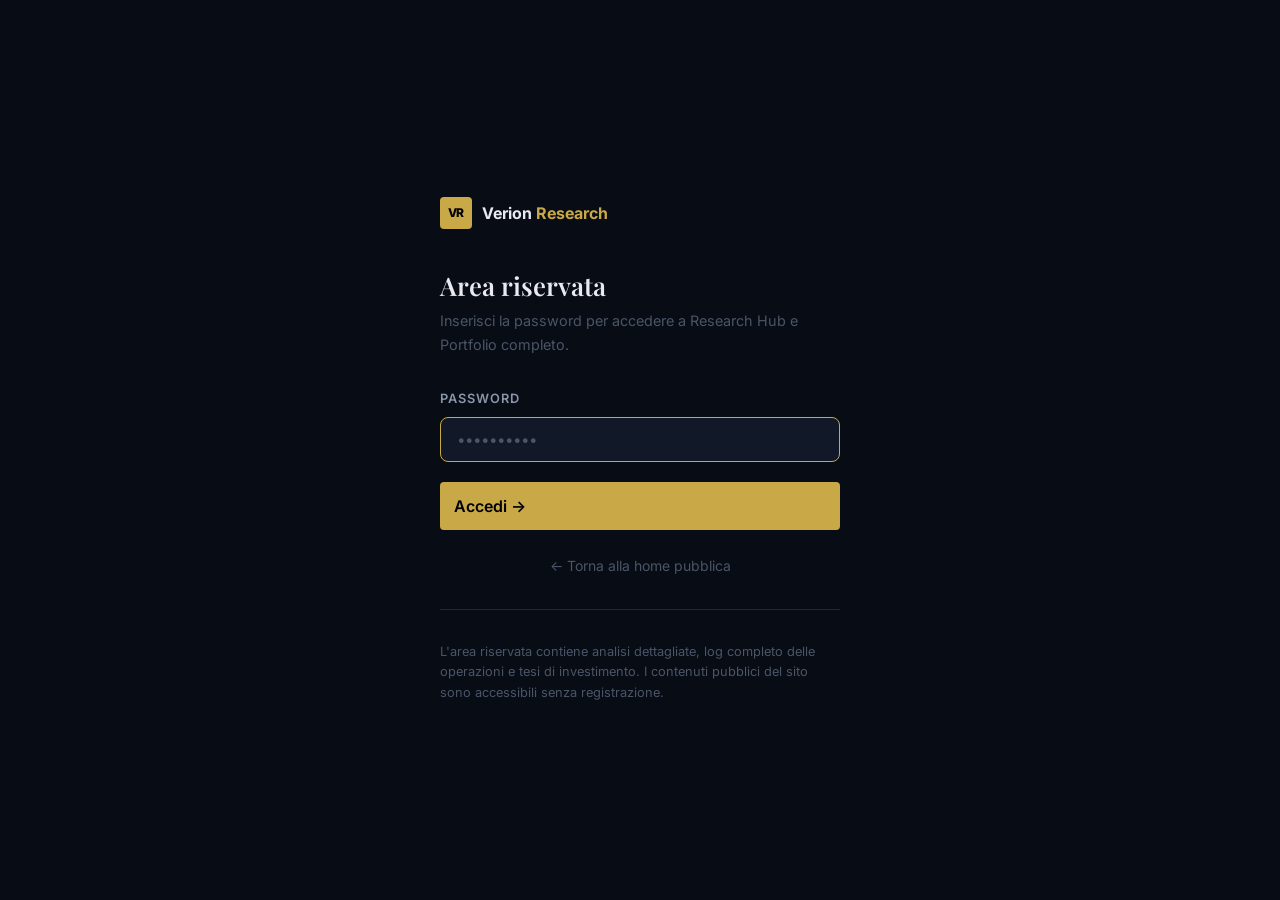
<file: private/research.html>
<!DOCTYPE html>
<html lang="it">
<head>
  <meta charset="UTF-8">
  <meta name="viewport" content="width=device-width, initial-scale=1.0">
  <title>Research Hub — Verion Research</title>
  <meta name="robots" content="noindex, nofollow">
  <link rel="preconnect" href="https://fonts.googleapis.com">
  <link rel="preconnect" href="https://fonts.gstatic.com" crossorigin>
  <link href="https://fonts.googleapis.com/css2?family=Inter:wght@400;500;600;700&family=Playfair+Display:wght@600;700&display=swap" rel="stylesheet">
  <link rel="stylesheet" href="../css/style.css">
</head>
<body>

<nav class="navbar">
  <div class="container navbar__inner">
    <a href="../index.html" class="navbar__logo">
      <div class="navbar__logo-mark">VR</div>
      <span class="navbar__brand">Verion <span>Research</span></span>
    </a>
    <div class="navbar__links">
      <a href="../index.html">Home</a>
      <a href="research.html">Research</a>
      <a href="portfolio.html">Portfolio</a>
      <a href="../newsletter.html">Lettera</a>
      <a href="../blog.html">Blog</a>
      <a href="../about.html">About</a>
      <span style="display:flex;align-items:center;gap:.5rem;font-size:.8rem;color:var(--text-muted)">
        <span style="width:6px;height:6px;border-radius:50%;background:var(--positive);flex-shrink:0"></span>
        Area riservata
      </span>
      <button onclick="VR_AUTH.logout()" class="navbar__cta" style="background:none;border:1px solid var(--border);color:var(--text-muted);cursor:pointer;font-family:var(--font-sans)">Esci</button>
    </div>
    <button class="navbar__toggle" aria-label="Apri menu" aria-expanded="false">
      <span></span><span></span><span></span>
    </button>
  </div>
</nav>

<!-- ══ PAGE HERO ══ -->
<div class="page-hero">
  <div class="container">
    <div style="display:flex;align-items:center;gap:.75rem;margin-bottom:.75rem">
      <p class="label">Research Hub</p>
      <span class="tag" style="background:rgba(34,197,94,.12);color:var(--positive)">Area riservata</span>
    </div>
    <h1>Dove si sta muovendo il capitale — e perché.</h1>
    <p>Analisi macroeconomiche, studi su aziende e settori, approfondimenti su eventi rilevanti. Tutto costruito per rispondere a una domanda: dove si sta muovendo il capitale e perché.</p>
  </div>
</div>

<div class="container">

  <!-- ══ FEATURED ══ -->
  <div style="margin-bottom:4rem">
    <p class="label mb-2">In evidenza</p>
    <div class="card-grid card-grid--2" id="featured-articles">
      <div class="chart-placeholder" style="height:200px;grid-column:1/-1">Caricamento…</div>
    </div>
  </div>

  <hr class="divider">

  <!-- ══ ALL ARTICLES ══ -->
  <div style="margin-bottom:5rem">
    <div style="display:flex;align-items:center;justify-content:space-between;margin-bottom:1.5rem;flex-wrap:wrap;gap:1rem">
      <p class="label">Tutte le analisi</p>
      <div class="filter-bar" style="margin-bottom:0">
        <button class="filter-btn active" data-cat="all">Tutto</button>
        <button class="filter-btn" data-cat="macro">Macro</button>
        <button class="filter-btn" data-cat="equity">Equity</button>
        <button class="filter-btn" data-cat="sector">Settori</button>
        <button class="filter-btn" data-cat="idea">Idee</button>
      </div>
    </div>
    <div class="card-grid card-grid--3" id="articles-grid">
      <div class="chart-placeholder" style="height:200px;grid-column:1/-1">Caricamento analisi…</div>
    </div>
  </div>

</div>

<!-- ══ METHODOLOGY ══ -->
<section class="section--sm" style="background:var(--bg-secondary);border-top:1px solid var(--border)">
  <div class="container">
    <div style="display:grid;grid-template-columns:1fr 2fr;gap:4rem;align-items:center">
      <div>
        <p class="label mb-2">Come lavoriamo</p>
        <h2>Ogni analisi segue un processo strutturato.</h2>
      </div>
      <div style="display:grid;grid-template-columns:1fr 1fr;gap:1.25rem">
        <div class="card">
          <div class="label mb-2">Macro first</div>
          <p style="font-size:.875rem;max-width:100%">Il contesto macroeconomico determina il quadro. Prima di analizzare un'azienda, capiamo il ciclo.</p>
        </div>
        <div class="card">
          <div class="label mb-2">Dati, non opinioni</div>
          <p style="font-size:.875rem;max-width:100%">Ogni tesi si basa su dati verificabili. Le opinioni si formano a partire dai numeri, non il contrario.</p>
        </div>
        <div class="card">
          <div class="label mb-2">Tesi documentata</div>
          <p style="font-size:.875rem;max-width:100%">Prima di ogni operazione, la tesi deve essere scritta. Il processo precede sempre l'esecuzione.</p>
        </div>
        <div class="card">
          <div class="label mb-2">Revisione continua</div>
          <p style="font-size:.875rem;max-width:100%">Le tesi vengono aggiornate. Se i fatti cambiano, il ragionamento si adatta.</p>
        </div>
      </div>
    </div>
  </div>
</section>

<!-- ══ FOOTER ══ -->
<footer class="footer">
  <div class="container">
    <div class="footer__grid">
      <div class="footer__brand">
        <div class="footer__logo">
          <div class="navbar__logo-mark">VR</div>
          <span class="navbar__brand">Verion <span>Research</span></span>
        </div>
        <p class="footer__tagline">Un sistema strutturato per ragionare sui mercati. Ricerca, processo, trasparenza.</p>
      </div>
      <div class="footer__col">
        <h4>Area riservata</h4>
        <ul>
          <li><a href="research.html">Research Hub</a></li>
          <li><a href="portfolio.html">Portfolio completo</a></li>
        </ul>
      </div>
      <div class="footer__col">
        <h4>Pubblica</h4>
        <ul>
          <li><a href="../newsletter.html">Lettera periodica</a></li>
          <li><a href="../blog.html">Blog</a></li>
          <li><a href="../about.html">About</a></li>
        </ul>
      </div>
      <div class="footer__col">
        <h4>Categorie</h4>
        <ul>
          <li><a href="#">Macro</a></li>
          <li><a href="#">Equity</a></li>
          <li><a href="#">Settori</a></li>
          <li><a href="#">Idee</a></li>
        </ul>
      </div>
    </div>
    <div class="footer__bottom">
      <p>© 2025 Verion Research. Tutti i diritti riservati.</p>
      <p class="footer__disclaimer">I contenuti hanno finalità esclusivamente informativa ed educativa. Non costituiscono consulenza finanziaria o raccomandazione di investimento.</p>
    </div>
  </div>
</footer>

<script src="../js/auth.js"></script>
<script>VR_AUTH.requireAuth();</script>
<script src="../js/components.js"></script>
<script>
  // Overwrite data path for subfolder
  document.addEventListener('DOMContentLoaded', async () => {
    const data = await VR.loadJSON('../data/articles.json');
    if (!data?.articles) return;
    const articles = data.articles;

    // Featured
    const featuredContainer = document.getElementById('featured-articles');
    const featured = articles.filter(a => a.featured);
    featuredContainer.innerHTML = featured.map(a => `
      <a href="#${a.slug}" class="article-card" style="text-decoration:none">
        <div class="article-card__body">
          <div class="article-card__meta">
            <span class="tag ${VR.tagClass(a.category)}">${VR.tagLabel(a.category)}</span>
            <span class="article-card__date">${VR.fmtDate(a.date)}</span>
            <span class="tag" style="background:rgba(201,168,71,.15);color:var(--accent)">In evidenza</span>
          </div>
          <div class="article-card__title" style="font-size:1.2rem">${a.title}</div>
          <div class="article-card__excerpt">${a.excerpt}</div>
        </div>
        <div class="article-card__footer">
          <span class="article-card__read">Leggi l'analisi →</span>
          <span class="text-muted" style="font-size:.78rem">${a.read_time} min lettura</span>
        </div>
      </a>
    `).join('');

    // All articles
    function renderGrid(list) {
      const grid = document.getElementById('articles-grid');
      grid.innerHTML = list.length ? list.map(a => `
        <a href="#${a.slug}" class="article-card" style="text-decoration:none">
          <div class="article-card__body">
            <div class="article-card__meta">
              <span class="tag ${VR.tagClass(a.category)}">${VR.tagLabel(a.category)}</span>
              <span class="article-card__date">${VR.fmtDate(a.date)}</span>
            </div>
            <div class="article-card__title">${a.title}</div>
            <div class="article-card__excerpt">${a.excerpt}</div>
          </div>
          <div class="article-card__footer">
            <span class="article-card__read">Leggi l'analisi →</span>
            <span class="text-muted" style="font-size:.78rem">${a.read_time} min lettura</span>
          </div>
        </a>
      `).join('') : `<div style="grid-column:1/-1;text-align:center;color:var(--text-muted);padding:3rem">Nessun articolo in questa categoria.</div>`;
    }

    renderGrid(articles);

    document.querySelectorAll('.filter-btn[data-cat]').forEach(btn => {
      btn.addEventListener('click', () => {
        document.querySelectorAll('.filter-btn[data-cat]').forEach(b => b.classList.remove('active'));
        btn.classList.add('active');
        const f = btn.dataset.cat;
        renderGrid(f === 'all' ? articles : articles.filter(a => a.category === f));
      });
    });
  });
</script>
</body>
</html>
</file>
<file: css/style.css>
/* ============================================================
   VERION RESEARCH — Design System
   ============================================================ */

:root {
  --bg-primary:     #080c14;
  --bg-secondary:   #0d1220;
  --bg-card:        #111827;
  --bg-card-hover:  #172035;
  --accent:         #c9a847;
  --accent-light:   #e2c46a;
  --accent-dim:     rgba(201,168,71,.12);
  --text-primary:   #e8eaf0;
  --text-secondary: #8a96aa;
  --text-muted:     #4a5568;
  --border:         #1e2a3a;
  --border-light:   #253347;
  --positive:       #22c55e;
  --negative:       #ef4444;
  --neutral:        #94a3b8;
  --radius-sm:      4px;
  --radius:         8px;
  --radius-lg:      12px;
  --transition:     0.22s ease;
  --max-width:      1160px;
  --font-sans:      'Inter', system-ui, -apple-system, sans-serif;
  --font-serif:     'Playfair Display', Georgia, serif;
}

/* ── Reset ── */
*, *::before, *::after { box-sizing: border-box; margin: 0; padding: 0; }
html { scroll-behavior: smooth; font-size: 16px; }
body {
  font-family: var(--font-sans);
  background: var(--bg-primary);
  color: var(--text-primary);
  line-height: 1.65;
  -webkit-font-smoothing: antialiased;
}
img { display: block; max-width: 100%; }
a { color: inherit; text-decoration: none; }
ul { list-style: none; }

/* ── Typography ── */
h1, h2, h3, h4, h5 { line-height: 1.25; font-weight: 600; }
h1 { font-family: var(--font-serif); font-size: clamp(2rem, 5vw, 3.2rem); }
h2 { font-family: var(--font-serif); font-size: clamp(1.5rem, 3vw, 2.2rem); }
h3 { font-size: 1.15rem; }
p  { color: var(--text-secondary); max-width: 68ch; }

.label {
  font-size: .7rem;
  font-weight: 700;
  letter-spacing: .12em;
  text-transform: uppercase;
  color: var(--accent);
}

/* ── Layout ── */
.container { max-width: var(--max-width); margin: 0 auto; padding: 0 1.5rem; }
.section    { padding: 5rem 0; }
.section--sm { padding: 3rem 0; }
.section--lg { padding: 7rem 0; }

/* ── Navbar ── */
.navbar {
  position: fixed;
  top: 0; left: 0; right: 0;
  z-index: 100;
  background: rgba(8,12,20,.92);
  border-bottom: 1px solid var(--border);
  backdrop-filter: blur(12px);
  -webkit-backdrop-filter: blur(12px);
}
.navbar__inner {
  display: flex;
  align-items: center;
  justify-content: space-between;
  height: 64px;
}
.navbar__logo {
  display: flex;
  align-items: center;
  gap: .6rem;
}
.navbar__logo-mark {
  width: 32px; height: 32px;
  background: var(--accent);
  border-radius: var(--radius-sm);
  display: flex; align-items: center; justify-content: center;
  font-weight: 800; font-size: .75rem; color: #000;
  letter-spacing: -.02em;
  flex-shrink: 0;
}
.navbar__brand { font-weight: 700; font-size: 1rem; color: var(--text-primary); }
.navbar__brand span { color: var(--accent); }

.navbar__links {
  display: flex;
  align-items: center;
  gap: 2rem;
}
.navbar__links a {
  font-size: .875rem;
  font-weight: 500;
  color: var(--text-secondary);
  transition: color var(--transition);
  position: relative;
}
.navbar__links a:hover,
.navbar__links a.active { color: var(--text-primary); }
.navbar__links a.active::after {
  content: '';
  position: absolute;
  bottom: -4px; left: 0; right: 0;
  height: 2px;
  background: var(--accent);
  border-radius: 1px;
}

.navbar__cta {
  font-size: .8rem;
  font-weight: 600;
  padding: .45rem 1rem;
  border: 1px solid var(--accent);
  border-radius: var(--radius-sm);
  color: var(--accent) !important;
  transition: background var(--transition), color var(--transition);
}
.navbar__cta:hover { background: var(--accent); color: #000 !important; }

.navbar__toggle {
  display: none;
  background: none; border: none; cursor: pointer;
  flex-direction: column; gap: 5px; padding: 4px;
}
.navbar__toggle span {
  display: block; width: 22px; height: 2px;
  background: var(--text-primary);
  border-radius: 1px;
  transition: transform var(--transition), opacity var(--transition);
}

/* ── Hero ── */
.hero {
  padding: 10rem 0 7rem;
  position: relative;
  overflow: hidden;
}
.hero::before {
  content: '';
  position: absolute;
  top: -200px; left: 50%; transform: translateX(-50%);
  width: 800px; height: 800px;
  background: radial-gradient(circle, rgba(201,168,71,.06) 0%, transparent 70%);
  pointer-events: none;
}
.hero__grid {
  display: grid;
  grid-template-columns: 1fr 1fr;
  gap: 4rem;
  align-items: center;
}
.hero__eyebrow {
  display: flex; align-items: center; gap: .75rem;
  margin-bottom: 1.5rem;
}
.hero__eyebrow::before {
  content: '';
  display: block; width: 30px; height: 1px;
  background: var(--accent);
}
.hero__title { margin-bottom: 1.5rem; }
.hero__title em { font-style: normal; color: var(--accent); }
.hero__desc { font-size: 1.05rem; margin-bottom: 2rem; }
.hero__actions { display: flex; gap: 1rem; flex-wrap: wrap; }

.hero__stats {
  display: grid;
  grid-template-columns: 1fr 1fr;
  gap: 1rem;
}
.hero__stat-card {
  background: var(--bg-card);
  border: 1px solid var(--border);
  border-radius: var(--radius);
  padding: 1.5rem;
  transition: border-color var(--transition);
}
.hero__stat-card:hover { border-color: var(--border-light); }
.hero__stat-value {
  font-family: var(--font-serif);
  font-size: 2rem;
  font-weight: 700;
  color: var(--text-primary);
  line-height: 1;
  margin-bottom: .25rem;
}
.hero__stat-value.positive { color: var(--positive); }
.hero__stat-value.negative { color: var(--negative); }
.hero__stat-label { font-size: .8rem; color: var(--text-muted); text-transform: uppercase; letter-spacing: .08em; }

/* ── Buttons ── */
.btn {
  display: inline-flex; align-items: center; gap: .5rem;
  font-family: var(--font-sans);
  font-size: .875rem; font-weight: 600;
  padding: .75rem 1.5rem;
  border-radius: var(--radius-sm);
  cursor: pointer; border: none;
  transition: all var(--transition);
  white-space: nowrap;
}
.btn--primary {
  background: var(--accent);
  color: #000;
}
.btn--primary:hover { background: var(--accent-light); }
.btn--outline {
  background: transparent;
  border: 1px solid var(--border-light);
  color: var(--text-primary);
}
.btn--outline:hover { border-color: var(--accent); color: var(--accent); }
.btn--ghost {
  background: transparent;
  color: var(--text-secondary);
  padding: .5rem .75rem;
}
.btn--ghost:hover { color: var(--text-primary); }
.btn--sm { font-size: .8rem; padding: .45rem 1rem; }

/* ── Section Header ── */
.section-header { margin-bottom: 3rem; }
.section-header p { margin-top: .75rem; }

/* ── Cards ── */
.card {
  background: var(--bg-card);
  border: 1px solid var(--border);
  border-radius: var(--radius-lg);
  padding: 1.75rem;
  transition: border-color var(--transition), transform var(--transition);
}
.card:hover { border-color: var(--border-light); transform: translateY(-2px); }

.card-grid { display: grid; gap: 1.25rem; }
.card-grid--2 { grid-template-columns: repeat(2, 1fr); }
.card-grid--3 { grid-template-columns: repeat(3, 1fr); }
.card-grid--4 { grid-template-columns: repeat(4, 1fr); }

/* ── Article / Research Card ── */
.article-card {
  background: var(--bg-card);
  border: 1px solid var(--border);
  border-radius: var(--radius-lg);
  overflow: hidden;
  transition: border-color var(--transition), transform var(--transition);
  display: flex; flex-direction: column;
}
.article-card:hover { border-color: var(--border-light); transform: translateY(-2px); }
.article-card__body { padding: 1.5rem; flex: 1; display: flex; flex-direction: column; }
.article-card__meta { display: flex; align-items: center; gap: .75rem; margin-bottom: .75rem; }
.article-card__date { font-size: .78rem; color: var(--text-muted); }
.article-card__title { font-size: 1.05rem; font-weight: 600; margin-bottom: .6rem; line-height: 1.4; color: var(--text-primary); }
.article-card__title:hover { color: var(--accent); }
.article-card__excerpt { font-size: .875rem; color: var(--text-secondary); flex: 1; }
.article-card__footer { padding: 1rem 1.5rem; border-top: 1px solid var(--border); display: flex; align-items: center; justify-content: space-between; }
.article-card__read { font-size: .8rem; font-weight: 600; color: var(--accent); display: flex; align-items: center; gap: .35rem; }

/* ── Tags / Badges ── */
.tag {
  display: inline-flex; align-items: center;
  font-size: .7rem; font-weight: 700;
  letter-spacing: .06em; text-transform: uppercase;
  padding: .25rem .65rem;
  border-radius: var(--radius-sm);
  background: var(--accent-dim);
  color: var(--accent);
}
.tag--macro  { background: rgba(59,130,246,.12); color: #60a5fa; }
.tag--sector { background: rgba(168,85,247,.12); color: #c084fc; }
.tag--equity { background: rgba(34,197,94,.12); color: #4ade80; }
.tag--idea   { background: rgba(249,115,22,.12); color: #fb923c; }
.tag--crypto { background: rgba(20,184,166,.12); color: #2dd4bf; }

/* ── Divider ── */
.divider {
  border: none;
  border-top: 1px solid var(--border);
  margin: 2rem 0;
}

/* ── Pill nav / Tabs ── */
.tab-nav {
  display: flex; gap: .5rem;
  border-bottom: 1px solid var(--border);
  margin-bottom: 2.5rem;
  overflow-x: auto;
  scrollbar-width: none;
}
.tab-nav::-webkit-scrollbar { display: none; }
.tab-btn {
  background: none; border: none; cursor: pointer;
  font-family: var(--font-sans);
  font-size: .875rem; font-weight: 500;
  color: var(--text-muted);
  padding: .65rem 1.1rem;
  position: relative;
  white-space: nowrap;
  transition: color var(--transition);
}
.tab-btn:hover { color: var(--text-secondary); }
.tab-btn.active {
  color: var(--text-primary);
}
.tab-btn.active::after {
  content: '';
  position: absolute;
  bottom: -1px; left: 0; right: 0;
  height: 2px; background: var(--accent);
  border-radius: 1px 1px 0 0;
}

/* ── Table ── */
.data-table {
  width: 100%;
  border-collapse: collapse;
  font-size: .875rem;
}
.data-table th {
  font-size: .72rem; font-weight: 700;
  letter-spacing: .1em; text-transform: uppercase;
  color: var(--text-muted);
  padding: .75rem 1rem;
  text-align: left;
  border-bottom: 1px solid var(--border);
  white-space: nowrap;
}
.data-table td {
  padding: 1rem;
  border-bottom: 1px solid var(--border);
  color: var(--text-secondary);
  vertical-align: middle;
}
.data-table tr:last-child td { border-bottom: none; }
.data-table tr:hover td { background: rgba(255,255,255,.02); }
.data-table .positive { color: var(--positive); font-weight: 600; }
.data-table .negative { color: var(--negative); font-weight: 600; }

/* ── Metric Cards ── */
.metric-card {
  background: var(--bg-card);
  border: 1px solid var(--border);
  border-radius: var(--radius);
  padding: 1.25rem 1.5rem;
}
.metric-card__label { font-size: .72rem; font-weight: 700; letter-spacing: .1em; text-transform: uppercase; color: var(--text-muted); margin-bottom: .5rem; }
.metric-card__value { font-family: var(--font-serif); font-size: 1.8rem; font-weight: 700; line-height: 1; color: var(--text-primary); }
.metric-card__value.positive { color: var(--positive); }
.metric-card__value.negative { color: var(--negative); }
.metric-card__sub { font-size: .78rem; color: var(--text-muted); margin-top: .35rem; }

/* ── Chart placeholder ── */
.chart-container {
  background: var(--bg-card);
  border: 1px solid var(--border);
  border-radius: var(--radius-lg);
  padding: 1.75rem;
}
.chart-placeholder {
  width: 100%; height: 240px;
  display: flex; align-items: center; justify-content: center;
  color: var(--text-muted); font-size: .875rem;
}

/* ── Timeline (operations log) ── */
.operation-row {
  display: grid;
  grid-template-columns: 130px 1fr auto;
  gap: 1.5rem;
  align-items: start;
  padding: 1.25rem 0;
  border-bottom: 1px solid var(--border);
}
.operation-row:last-child { border-bottom: none; }
.operation-date { font-size: .8rem; color: var(--text-muted); line-height: 1.6; }
.operation-name { font-weight: 600; color: var(--text-primary); margin-bottom: .25rem; }
.operation-thesis { font-size: .85rem; color: var(--text-secondary); }
.operation-pnl { text-align: right; font-weight: 700; font-size: 1.05rem; white-space: nowrap; }

/* ── Newsletter ── */
.letter-header {
  border-bottom: 1px solid var(--border);
  padding-bottom: 2rem;
  margin-bottom: 2rem;
}
.letter-meta { display: flex; align-items: center; gap: 1.5rem; color: var(--text-muted); font-size: .85rem; }
.letter-body { max-width: 72ch; }
.letter-body h3 { margin: 2rem 0 .75rem; color: var(--text-primary); }
.letter-body p  { margin-bottom: 1rem; }
.letter-body ul { padding-left: 1.25rem; list-style: disc; }
.letter-body ul li { color: var(--text-secondary); margin-bottom: .4rem; }
.letter-body blockquote {
  border-left: 3px solid var(--accent);
  padding-left: 1.25rem;
  margin: 1.5rem 0;
  color: var(--text-secondary);
  font-style: italic;
}

/* ── Philosophy pillars ── */
.pillars { display: grid; grid-template-columns: repeat(4, 1fr); gap: 1.5rem; }
.pillar {
  background: var(--bg-card);
  border: 1px solid var(--border);
  border-radius: var(--radius-lg);
  padding: 1.75rem;
}
.pillar__num {
  font-family: var(--font-serif);
  font-size: 2.5rem;
  font-weight: 700;
  color: var(--accent);
  opacity: .4;
  line-height: 1;
  margin-bottom: .75rem;
}
.pillar__title { font-size: 1rem; font-weight: 700; color: var(--text-primary); margin-bottom: .5rem; }
.pillar__desc { font-size: .875rem; color: var(--text-secondary); max-width: 100%; }

/* ── CTA Banner ── */
.cta-banner {
  background: var(--bg-card);
  border: 1px solid var(--border);
  border-radius: var(--radius-lg);
  padding: 3rem;
  text-align: center;
}
.cta-banner h2 { margin-bottom: 1rem; }
.cta-banner p  { margin: 0 auto 1.75rem; max-width: 52ch; }
.cta-banner__actions { display: flex; justify-content: center; gap: 1rem; flex-wrap: wrap; }

/* ── Footer ── */
.footer {
  background: var(--bg-secondary);
  border-top: 1px solid var(--border);
  padding: 3.5rem 0 2rem;
}
.footer__grid {
  display: grid;
  grid-template-columns: 2fr 1fr 1fr 1fr;
  gap: 3rem;
  margin-bottom: 3rem;
}
.footer__brand { max-width: 280px; }
.footer__logo { display: flex; align-items: center; gap: .6rem; margin-bottom: 1rem; }
.footer__tagline { font-size: .875rem; color: var(--text-muted); line-height: 1.6; }
.footer__col h4 { font-size: .85rem; font-weight: 700; color: var(--text-primary); margin-bottom: 1rem; }
.footer__col ul { display: flex; flex-direction: column; gap: .6rem; }
.footer__col ul a { font-size: .85rem; color: var(--text-muted); transition: color var(--transition); }
.footer__col ul a:hover { color: var(--accent); }
.footer__bottom {
  border-top: 1px solid var(--border);
  padding-top: 1.5rem;
  display: flex; align-items: center; justify-content: space-between;
  flex-wrap: wrap; gap: 1rem;
}
.footer__bottom p { font-size: .8rem; color: var(--text-muted); max-width: 100%; }
.footer__disclaimer { font-size: .75rem; color: var(--text-muted); opacity: .7; max-width: 100%; }

/* ── About ── */
.about-hero { padding: 8rem 0 5rem; }
.about-grid { display: grid; grid-template-columns: 1fr 1.6fr; gap: 5rem; align-items: start; }
.about-avatar {
  width: 100%; aspect-ratio: 4/5;
  background: var(--bg-card);
  border: 1px solid var(--border);
  border-radius: var(--radius-lg);
  display: flex; align-items: center; justify-content: center;
  color: var(--text-muted); font-size: .875rem;
}
.about-content h2 { margin-bottom: 1.25rem; }
.about-content p  { margin-bottom: 1rem; }
.about-values { display: grid; grid-template-columns: 1fr 1fr; gap: 1rem; margin-top: 2rem; }
.about-value {
  padding: 1.25rem;
  border: 1px solid var(--border);
  border-radius: var(--radius);
  background: var(--bg-card);
}
.about-value__title { font-weight: 700; margin-bottom: .35rem; font-size: .9rem; }
.about-value__desc { font-size: .82rem; color: var(--text-secondary); max-width: 100%; }

/* ── Page Hero (inner pages) ── */
.page-hero {
  padding: 8rem 0 4rem;
  border-bottom: 1px solid var(--border);
  margin-bottom: 4rem;
}
.page-hero h1 { margin-bottom: .75rem; }
.page-hero p  { font-size: 1.05rem; }

/* ── Search / Filter bar ── */
.filter-bar { display: flex; align-items: center; gap: .75rem; margin-bottom: 2rem; flex-wrap: wrap; }
.filter-btn {
  background: var(--bg-card); border: 1px solid var(--border);
  color: var(--text-secondary); font-size: .8rem; font-weight: 600;
  padding: .45rem 1rem; border-radius: 99px; cursor: pointer;
  transition: all var(--transition); font-family: var(--font-sans);
}
.filter-btn:hover, .filter-btn.active { border-color: var(--accent); color: var(--accent); background: var(--accent-dim); }

/* ── Equity Curve (SVG chart) ── */
.equity-svg { width: 100%; height: 220px; }
.equity-line { fill: none; stroke: var(--accent); stroke-width: 2; }
.equity-area { fill: url(#equityGrad); }
.equity-grid line { stroke: var(--border); stroke-width: 1; }
.equity-label { fill: var(--text-muted); font-size: 11px; font-family: var(--font-sans); }

/* ── Newsletter card ── */
.newsletter-card {
  background: var(--bg-card);
  border: 1px solid var(--border);
  border-radius: var(--radius-lg);
  padding: 1.75rem;
  display: flex; gap: 1.5rem;
  align-items: flex-start;
  transition: border-color var(--transition);
}
.newsletter-card:hover { border-color: var(--border-light); }
.newsletter-num {
  font-family: var(--font-serif); font-size: 2rem; font-weight: 700;
  color: var(--accent); opacity: .4; line-height: 1; flex-shrink: 0; min-width: 48px;
}
.newsletter-card h3 { font-size: 1rem; margin-bottom: .35rem; }
.newsletter-card p  { font-size: .875rem; max-width: 100%; }
.newsletter-card__meta { font-size: .78rem; color: var(--text-muted); margin-top: .6rem; }

/* ── Blog ── */
.blog-featured {
  display: grid; grid-template-columns: 1.5fr 1fr; gap: 1.5rem; margin-bottom: 1.5rem;
}
.blog-featured .article-card:first-child .article-card__title { font-size: 1.3rem; }

/* ── Utility ── */
.text-accent  { color: var(--accent); }
.text-muted   { color: var(--text-muted); }
.text-secondary { color: var(--text-secondary); }
.text-positive { color: var(--positive); }
.text-negative { color: var(--negative); }
.font-serif   { font-family: var(--font-serif); }
.mt-1 { margin-top: .5rem; }
.mt-2 { margin-top: 1rem; }
.mt-3 { margin-top: 1.5rem; }
.mb-2 { margin-bottom: 1rem; }
.mb-3 { margin-bottom: 1.5rem; }
.gap-1 { gap: .5rem; }
.flex { display: flex; }
.items-center { align-items: center; }
.justify-between { justify-content: space-between; }

/* ── Responsive ── */
@media (max-width: 1024px) {
  .pillars { grid-template-columns: repeat(2, 1fr); }
  .footer__grid { grid-template-columns: 1fr 1fr; }
  .hero__grid { grid-template-columns: 1fr; }
  .hero__stats { grid-template-columns: repeat(4, 1fr); }
  .about-grid { grid-template-columns: 1fr; }
  .about-avatar { max-height: 300px; }
  .blog-featured { grid-template-columns: 1fr; }
}
@media (max-width: 768px) {
  .navbar__links { display: none; flex-direction: column; position: absolute; top: 64px; left: 0; right: 0; background: var(--bg-secondary); border-bottom: 1px solid var(--border); padding: 1.5rem; gap: 1.25rem; }
  .navbar__links.open { display: flex; }
  .navbar__toggle { display: flex; }
  .navbar__cta { display: none; }
  .hero { padding: 7rem 0 4rem; }
  .hero__stats { grid-template-columns: 1fr 1fr; }
  .card-grid--2, .card-grid--3, .card-grid--4 { grid-template-columns: 1fr; }
  .pillars { grid-template-columns: 1fr; }
  .footer__grid { grid-template-columns: 1fr; gap: 2rem; }
  .operation-row { grid-template-columns: 1fr; gap: .5rem; }
  .about-values { grid-template-columns: 1fr; }
}
@media (max-width: 480px) {
  :root { font-size: 15px; }
  .hero__stats { grid-template-columns: 1fr; }
  .cta-banner { padding: 2rem 1.25rem; }
}
</file>
